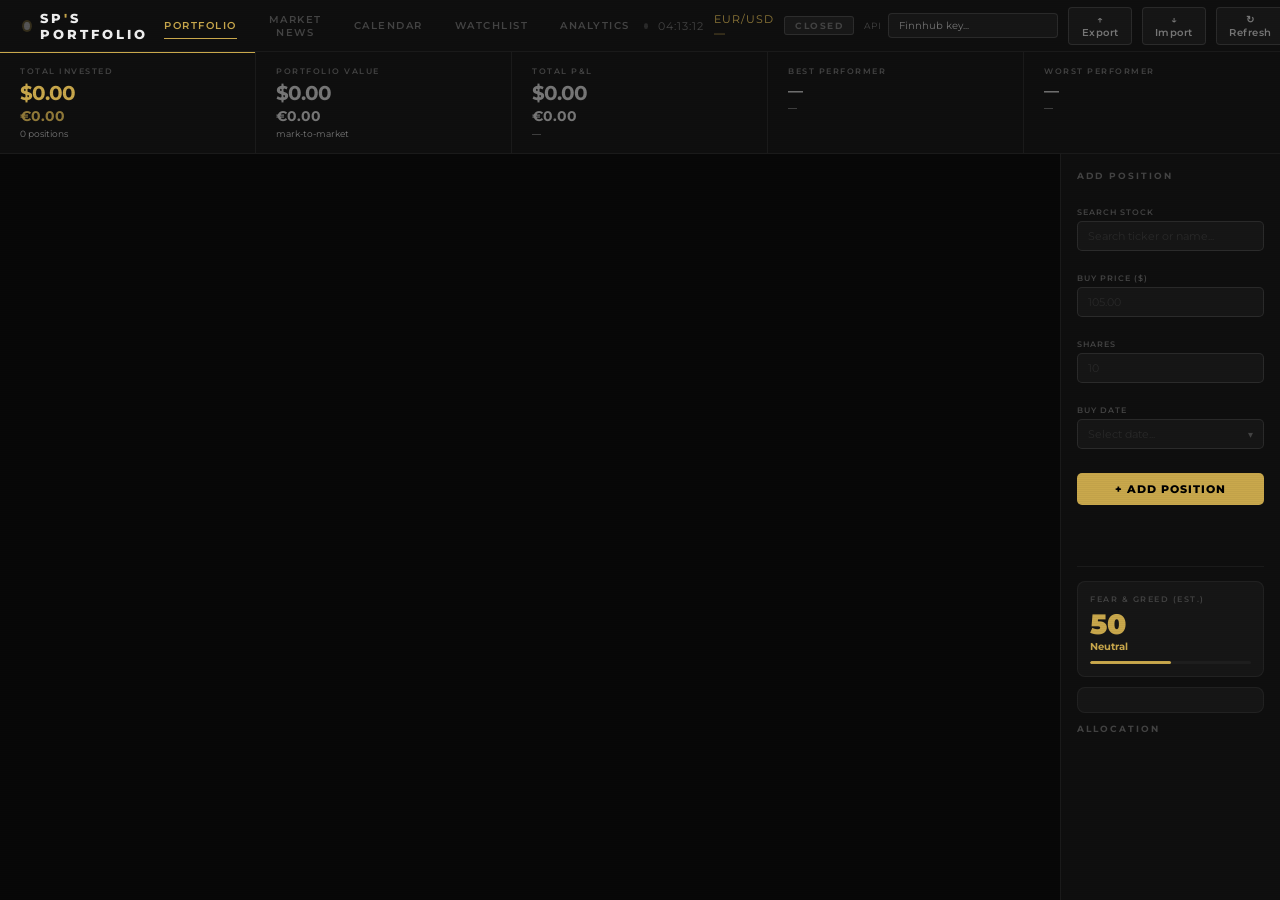
<file: index.html>
<!DOCTYPE html>
<html lang="en">
<head>
<meta charset="UTF-8">
<meta name="viewport" content="width=device-width, initial-scale=1.0">
  <link rel="icon" type="image/x-icon" href="favicon.ico">
<title>SP's Portfolio</title>
<link href="https://fonts.googleapis.com/css2?family=Montserrat:wght@300;400;500;600;700;800;900&display=swap" rel="stylesheet">
<style>
*,*::before,*::after{box-sizing:border-box;margin:0;padding:0}
:root{
  --bg:#080808;--bg2:#0f0f0f;--bg3:#161616;--bg4:#1e1e1e;--bg5:#252525;
  --border:rgba(255,255,255,0.05);--border2:rgba(255,255,255,0.09);--border3:rgba(255,255,255,0.15);
  --text:#f0f0f0;--text2:#777;--text3:#444;--text4:#2a2a2a;
  --gold:#C9A84C;--gold2:rgba(201,168,76,0.12);--gold3:rgba(201,168,76,0.25);--gold4:rgba(201,168,76,0.06);
  --green:#00D97E;--green2:rgba(0,217,126,0.1);--green3:rgba(0,217,126,0.2);
  --red:#FF4560;--red2:rgba(255,69,96,0.1);--red3:rgba(255,69,96,0.2);
  --mono:'Montserrat',sans-serif;--sans:'Montserrat',sans-serif;
}
html,body{height:100%;overflow:hidden}
body{background:var(--bg);color:var(--text);font-family:var(--sans);display:flex;flex-direction:column}

/* SCANLINE OVERLAY */
body::before{content:'';position:fixed;inset:0;background:repeating-linear-gradient(0deg,rgba(0,0,0,0.03) 0px,rgba(0,0,0,0.03) 1px,transparent 1px,transparent 2px);pointer-events:none;z-index:1000}

/* TOPBAR */
.topbar{height:52px;display:flex;align-items:center;justify-content:space-between;padding:0 24px;background:var(--bg2);border-bottom:1px solid var(--border);flex-shrink:0;position:relative;z-index:10}
.logo{display:flex;align-items:center;gap:10px}
.logo-dot{width:8px;height:8px;border-radius:50%;background:#555;box-shadow:0 0 0 2px rgba(201,168,76,0.2);transition:background .5s,box-shadow .5s;animation:dotpulse 2.5s ease-in-out infinite}
@keyframes dotpulse{0%,100%{opacity:1}50%{opacity:.5}}
.logo-name{font-size:13px;font-weight:800;letter-spacing:3px;text-transform:uppercase;color:var(--text)}
.logo-name span{color:var(--gold)}
.topbar-center{display:flex;align-items:center;gap:4px}
.nav-btn{background:none;border:none;padding:6px 14px;font-family:var(--sans);font-size:10px;font-weight:600;letter-spacing:1.5px;text-transform:uppercase;color:var(--text3);cursor:pointer;border-radius:4px;transition:all .15s;position:relative}
.nav-btn:hover{color:var(--text2)}
.nav-btn.active{color:var(--gold)}
.nav-btn.active::after{content:'';position:absolute;bottom:-1px;left:14px;right:14px;height:1px;background:var(--gold)}
.topbar-right{display:flex;align-items:center;gap:10px}
.clock{font-family:'Montserrat',sans-serif;font-size:11px;color:var(--text3);letter-spacing:1px}
.market-status{font-size:9px;font-weight:700;letter-spacing:1.5px;padding:3px 10px;border-radius:3px;text-transform:uppercase}
.market-status.open{background:var(--green2);border:1px solid var(--green3);color:var(--green)}
.market-status.closed{background:rgba(255,255,255,0.04);border:1px solid var(--border2);color:var(--text3)}
.api-wrap{display:flex;align-items:center;gap:6px}
.api-wrap label{font-size:9px;color:var(--text3);letter-spacing:1px;text-transform:uppercase}
.api-input{background:var(--bg3);border:1px solid var(--border2);border-radius:4px;padding:5px 10px;color:var(--text);font-family:'Montserrat',sans-serif;font-size:10px;outline:none;width:170px;transition:border-color .2s}
.api-input:focus{border-color:var(--gold)}
.refresh-btn{background:var(--bg3);border:1px solid var(--border2);border-radius:4px;padding:5px 12px;color:var(--text2);font-family:var(--sans);font-size:10px;font-weight:600;cursor:pointer;letter-spacing:.5px;transition:all .15s}
.refresh-btn:hover{border-color:var(--gold);color:var(--gold)}
.status-dot{width:6px;height:6px;border-radius:50%;background:var(--text4);transition:background .3s}
.status-dot.live{background:var(--green);box-shadow:0 0 6px var(--green)}
.status-dot.err{background:var(--red)}
.status-dot.loading{background:var(--gold);animation:dotpulse 1s infinite}

/* PAGES */
.pages{flex:1;overflow:hidden;position:relative;-webkit-overflow-scrolling:touch}
.page{display:none;height:100%;overflow-y:auto}
.page.active{display:grid}

/* ── PORTFOLIO PAGE ── */
#pg-portfolio{grid-template-columns:1fr 220px;grid-template-rows:auto 1fr;overflow:hidden}
.port-top{grid-column:1/-1;display:grid;grid-template-columns:repeat(5,1fr);border-bottom:1px solid var(--border);background:var(--bg2)}
.kpi{padding:14px 20px;border-right:1px solid var(--border);position:relative;overflow:hidden}
.kpi:last-child{border-right:none}
.kpi-bar{position:absolute;top:0;left:0;right:0;height:1px;background:var(--gold);opacity:0;transition:opacity .3s}
.kpi.lit .kpi-bar{opacity:1}
.kpi-label{font-size:8px;letter-spacing:1.5px;text-transform:uppercase;color:var(--text3);margin-bottom:7px;font-weight:600}
.kpi-val{font-family:'Montserrat',sans-serif;font-size:20px;font-weight:700;letter-spacing:-1px;line-height:1;margin-bottom:4px}
.kpi-sub{font-size:9px;color:var(--text2);font-family:'Montserrat',sans-serif}
.c-gold{color:var(--gold)}.c-green{color:var(--green)}.c-red{color:var(--red)}.c-muted{color:var(--text2)}

.port-main{padding:18px;overflow-y:auto;display:flex;flex-direction:column;gap:12px}
.port-sidebar{background:var(--bg2);border-left:1px solid var(--border);padding:16px;overflow-y:auto;display:flex;flex-direction:column;gap:14px}

/* STOCK CARDS */
.cards-grid{display:grid;grid-template-columns:repeat(auto-fill,minmax(340px,1fr));gap:14px}
.scard{background:var(--bg2);border:1px solid var(--border);border-radius:8px;padding:20px 22px;cursor:pointer;transition:border-color .2s,transform .15s,box-shadow .15s;position:relative;overflow:hidden}
.scard::before{content:'';position:absolute;top:0;left:0;right:0;height:1px;opacity:0;transition:opacity .3s}
.scard.up::before{background:linear-gradient(90deg,transparent,var(--green),transparent);opacity:1}
.scard.dn::before{background:linear-gradient(90deg,transparent,var(--red),transparent);opacity:1}
.scard:hover{border-color:var(--border3);transform:translateY(-1px);box-shadow:0 6px 24px rgba(0,0,0,0.5)}
.sc-top{display:flex;justify-content:space-between;align-items:flex-start;margin-bottom:12px}
.sc-ticker{font-size:20px;font-weight:900;letter-spacing:.5px}
.sc-name{font-size:9px;color:var(--text3);margin-top:2px;letter-spacing:.3px}
.sc-buys{font-size:8px;background:rgba(255,255,255,0.05);border:1px solid var(--border2);border-radius:3px;padding:1px 5px;color:var(--text3);letter-spacing:.5px;margin-top:4px;display:inline-block}
.sc-price{font-family:'Montserrat',sans-serif;font-size:21px;font-weight:700;text-align:right;letter-spacing:-.5px}
.sc-chg{font-family:'Montserrat',sans-serif;font-size:9px;text-align:right;margin-top:3px}
.sc-divider{height:1px;background:var(--border);margin-bottom:11px}
.sc-stats{display:grid;grid-template-columns:1fr 1fr 1fr;gap:6px}
.sc-stat-l{font-size:8px;color:var(--text3);letter-spacing:.8px;text-transform:uppercase;margin-bottom:2px}
.sc-stat-v{font-family:'Montserrat',sans-serif;font-size:13px;font-weight:500}
.pnl-v{font-family:'Montserrat',sans-serif;font-size:15px;font-weight:700}
.pill{display:inline-flex;align-items:center;gap:2px;padding:2px 7px;border-radius:20px;font-family:'Montserrat',sans-serif;font-size:9px;font-weight:700}
.pill.up{background:var(--green2);border:1px solid var(--green3);color:var(--green)}
.pill.dn{background:var(--red2);border:1px solid var(--red3);color:var(--red)}
.sc-foot{display:flex;justify-content:space-between;align-items:center;margin-top:10px;padding-top:9px;border-top:1px solid var(--border)}
.live-tag{font-size:8px;letter-spacing:.8px;color:var(--text3);font-weight:600}
.live-tag.on{color:var(--green)}
.detail-hint{font-size:8px;color:var(--text4);letter-spacing:.5px}
@keyframes fg{0%,100%{background:var(--bg2)}50%{background:rgba(0,217,126,0.05)}}
@keyframes fr{0%,100%{background:var(--bg2)}50%{background:rgba(255,69,96,0.05)}}
.fg{animation:fg .8s ease}.fr{animation:fr .8s ease}
.blink{display:inline-block;width:4px;height:4px;background:var(--text3);border-radius:50%;animation:bl 1s infinite;vertical-align:middle}
@keyframes bl{0%,100%{opacity:.2}50%{opacity:1}}

/* SIDEBAR FORM */
.sidebar-title{font-size:9px;font-weight:700;letter-spacing:2px;text-transform:uppercase;color:var(--text3);margin-bottom:12px}
.field{margin-bottom:8px}
.field label{display:block;font-size:8px;letter-spacing:1px;text-transform:uppercase;color:var(--text3);margin-bottom:4px;font-weight:600}
.field input{width:100%;background:var(--bg3);border:1px solid var(--border2);border-radius:5px;padding:7px 10px;color:var(--text);font-family:'Montserrat',sans-serif;font-size:11px;outline:none;transition:border-color .2s}
.field input:focus{border-color:var(--gold)}
.field input::placeholder{color:var(--text4)}
.btn-add{width:100%;background:var(--gold);border:none;border-radius:5px;padding:9px;color:#000;font-family:var(--sans);font-size:11px;font-weight:800;letter-spacing:1px;text-transform:uppercase;cursor:pointer;transition:opacity .15s;margin-top:2px}
.btn-add:hover{opacity:.85}
.ferr{font-size:9px;color:var(--red);margin-top:5px;min-height:12px}

/* ALLOC */
.alloc-bar{display:flex;height:4px;border-radius:2px;overflow:hidden;gap:1px;margin-bottom:10px}
.alloc-seg{border-radius:1px;transition:flex .5s}
.alloc-row{display:flex;align-items:center;justify-content:space-between;padding:4px 0;border-bottom:1px solid var(--border)}
.alloc-row:last-child{border-bottom:none}
.alloc-l{display:flex;align-items:center;gap:6px;font-size:10px;font-weight:600}
.alloc-dot{width:6px;height:6px;border-radius:1px;flex-shrink:0}
.alloc-pct{font-family:'Montserrat',sans-serif;font-size:10px;color:var(--text2)}

/* EMPTY */
.empty-state{display:flex;flex-direction:column;align-items:center;justify-content:center;padding:40px;color:var(--text3);text-align:center;grid-column:1/-1}
.empty-state p{font-size:10px;line-height:1.8;margin-top:8px}

/* ── MARKET NEWS PAGE ── */
#pg-news{grid-template-columns:1fr 1fr;grid-template-rows:auto 1fr;overflow:hidden;display:none}
#pg-news.active{display:grid}
.news-col{padding:18px;overflow-y:auto;border-right:1px solid var(--border)}
.news-col:last-child{border-right:none}
.col-header{display:flex;align-items:center;justify-content:space-between;margin-bottom:14px;padding-bottom:10px;border-bottom:1px solid var(--border)}
.col-title{font-size:9px;font-weight:700;letter-spacing:2px;text-transform:uppercase;color:var(--gold)}
.col-sub{font-size:9px;color:var(--text3)}
.news-item{padding:12px 0;border-bottom:1px solid var(--border);cursor:pointer;transition:opacity .15s}
.news-item:hover{opacity:.75}
.news-item:last-child{border-bottom:none}
.news-source{font-size:8px;font-weight:700;letter-spacing:1.5px;text-transform:uppercase;color:var(--gold);margin-bottom:4px}
.news-headline{font-size:12px;font-weight:600;line-height:1.5;color:var(--text);margin-bottom:4px}
.news-meta{font-size:9px;color:var(--text3);font-family:'Montserrat',sans-serif}
.news-tag{display:inline-block;font-size:8px;padding:1px 6px;border-radius:2px;border:1px solid var(--border2);color:var(--text3);margin-right:4px;letter-spacing:.5px}
.news-tag.bull{border-color:var(--green3);color:var(--green)}
.news-tag.bear{border-color:var(--red3);color:var(--red)}

/* ── CALENDAR PAGE ── */
#pg-calendar{display:none;grid-template-columns:1fr 1fr;overflow:hidden}
#pg-calendar.active{display:grid}
.cal-col{padding:18px;overflow-y:auto;border-right:1px solid var(--border)}
.cal-col:last-child{border-right:none}
.cal-event{display:flex;gap:12px;padding:10px 0;border-bottom:1px solid var(--border);align-items:flex-start}
.cal-event:last-child{border-bottom:none}
.cal-date-box{background:var(--bg3);border:1px solid var(--border2);border-radius:5px;padding:6px 10px;text-align:center;flex-shrink:0;min-width:44px}
.cal-month{font-size:7px;font-weight:700;letter-spacing:1.5px;text-transform:uppercase;color:var(--text3)}
.cal-day{font-family:'Montserrat',sans-serif;font-size:18px;font-weight:700;line-height:1;color:var(--text)}
.cal-info{}
.cal-event-name{font-size:12px;font-weight:600;margin-bottom:3px}
.cal-event-sub{font-size:9px;color:var(--text3);line-height:1.5}
.cal-badge{display:inline-block;font-size:8px;padding:1px 6px;border-radius:2px;letter-spacing:.5px;font-weight:700;margin-top:3px}
.cal-badge.holiday{background:var(--gold2);border:1px solid var(--gold3);color:var(--gold)}
.cal-badge.earnings{background:var(--green2);border:1px solid var(--green3);color:var(--green)}
.cal-badge.fed{background:rgba(147,112,219,0.1);border:1px solid rgba(147,112,219,0.3);color:#9370DB}
.cal-badge.today{background:var(--red2);border:1px solid var(--red3);color:var(--red)}

/* ── WATCHLIST PAGE ── */
#pg-watchlist{display:none;grid-template-columns:1fr 280px;overflow:hidden}
#pg-watchlist.active{display:grid}
.watch-main{padding:18px;overflow-y:auto}
.watch-table{width:100%;border-collapse:collapse}
.watch-table th{font-size:8px;font-weight:700;letter-spacing:1.5px;text-transform:uppercase;color:var(--text3);padding:0 12px 10px 12px;text-align:left;border-bottom:1px solid var(--border2)}
.watch-table th.r{text-align:right}
.watch-table td{padding:10px 12px;border-bottom:1px solid var(--border);font-family:'Montserrat',sans-serif;font-size:11px;vertical-align:middle}
.watch-table tr:hover td{background:var(--bg2)}
.watch-ticker{font-weight:700;font-size:13px;font-family:var(--sans);letter-spacing:.3px}
.watch-name{font-size:9px;color:var(--text3);font-family:var(--sans);margin-top:1px}
.watch-sidebar{background:var(--bg2);border-left:1px solid var(--border);padding:16px;overflow-y:auto}
.btn-rm-w{background:none;border:none;color:var(--text4);cursor:pointer;font-family:'Montserrat',sans-serif;font-size:11px;padding:3px 6px;border-radius:3px;transition:all .15s}
.btn-rm-w:hover{color:var(--red);background:var(--red2)}

/* ── ANALYTICS PAGE ── */
#pg-analytics{display:none;grid-template-columns:1fr 1fr;grid-template-rows:auto auto auto;overflow-y:auto}
#pg-analytics.active{display:grid}
.analytics-panel{padding:24px 28px;border-right:1px solid var(--border);border-bottom:1px solid var(--border);min-height:280px}
.analytics-panel:nth-child(2){border-right:none}
.analytics-panel:nth-child(3){border-bottom:none}
.analytics-panel:nth-child(4){border-right:none;border-bottom:none}
.panel-title{font-size:10px;font-weight:700;letter-spacing:2px;text-transform:uppercase;color:var(--gold);margin-bottom:18px}
.bar-row{display:flex;align-items:center;gap:12px;margin-bottom:12px}
.bar-label{font-size:12px;font-weight:700;width:55px;flex-shrink:0}
.bar-track{flex:1;height:8px;background:var(--bg4);border-radius:4px;overflow:hidden}
.bar-fill{height:100%;border-radius:4px;transition:width .6s ease}
.bar-val{font-family:'Montserrat',sans-serif;font-size:10px;width:60px;text-align:right;flex-shrink:0}
.metric-grid{display:grid;grid-template-columns:1fr 1fr;gap:12px}
.metric-box{background:var(--bg3);border:1px solid var(--border);border-radius:8px;padding:16px}
.metric-label{font-size:9px;letter-spacing:1.5px;text-transform:uppercase;color:var(--text3);margin-bottom:8px;font-weight:600}
.metric-val{font-family:'Montserrat',sans-serif;font-size:18px;font-weight:700;letter-spacing:-1px}
.donut-wrap{display:flex;align-items:center;justify-content:center;gap:20px;margin-top:8px}
.donut-legend{display:flex;flex-direction:column;gap:6px}
.donut-item{display:flex;align-items:center;gap:8px;font-size:12px;font-weight:600;margin-bottom:4px}
.donut-color{width:10px;height:10px;border-radius:3px;flex-shrink:0}

/* MODAL */
.modal-overlay{display:none;position:fixed;inset:0;background:rgba(0,0,0,0.88);z-index:500;align-items:center;justify-content:center;padding:20px}
.modal-overlay.open{display:flex}
.modal-box{background:var(--bg2);border:1px solid var(--border2);border-radius:10px;padding:22px;width:100%;max-width:520px;max-height:80vh;overflow-y:auto}
.modal-header{display:flex;justify-content:space-between;align-items:flex-start;margin-bottom:18px}
.modal-ticker{font-size:24px;font-weight:900;letter-spacing:.5px}
.modal-name{font-size:10px;color:var(--text3);margin-top:2px}
.modal-close{background:none;border:1px solid var(--border2);border-radius:4px;color:var(--text3);cursor:pointer;font-family:var(--sans);font-size:10px;padding:5px 12px;transition:all .15s}
.modal-close:hover{color:var(--text);border-color:var(--border3)}
.modal-kpis{display:grid;grid-template-columns:repeat(4,1fr);gap:8px;margin-bottom:16px}
.modal-kpi{background:var(--bg3);border-radius:6px;padding:10px}
.modal-kpi-l{font-size:8px;letter-spacing:1px;text-transform:uppercase;color:var(--text3);margin-bottom:4px}
.modal-kpi-v{font-family:'Montserrat',sans-serif;font-size:15px;font-weight:700}
.buys-title{font-size:8px;font-weight:700;letter-spacing:1.5px;text-transform:uppercase;color:var(--text3);margin-bottom:8px}
.buy-row{display:grid;grid-template-columns:80px 70px 80px 1fr 28px;gap:8px;align-items:center;padding:7px 0;border-bottom:1px solid var(--border)}
.buy-row:last-child{border-bottom:none}
.buy-date{font-family:'Montserrat',sans-serif;font-size:10px;color:var(--text2)}
.buy-shares{font-family:'Montserrat',sans-serif;font-size:11px;font-weight:700}
.buy-price{font-family:'Montserrat',sans-serif;font-size:10px;color:var(--text2)}
.buy-total{font-family:'Montserrat',sans-serif;font-size:10px;color:var(--text3)}
.btn-del-buy{background:none;border:none;color:var(--text4);cursor:pointer;font-size:12px;padding:2px 5px;border-radius:3px;transition:all .15s}
.btn-del-buy:hover{color:var(--red)}
.modal-footer{display:flex;justify-content:flex-end;margin-top:14px;padding-top:12px;border-top:1px solid var(--border)}
.btn-danger{background:var(--red2);border:1px solid var(--red3);border-radius:5px;color:var(--red);cursor:pointer;font-family:var(--sans);font-size:10px;font-weight:700;padding:7px 14px;letter-spacing:.5px;transition:all .15s}
.btn-danger:hover{background:var(--red3)}
.sell-row{display:grid;grid-template-columns:80px 70px 80px 1fr 28px;gap:8px;align-items:center;padding:7px 0;border-bottom:1px solid rgba(255,69,96,0.12)}
.btn-sell-open{background:rgba(201,168,76,0.08);border:1px solid rgba(201,168,76,0.2);border-radius:5px;color:var(--gold);cursor:pointer;font-family:var(--sans);font-size:10px;font-weight:700;padding:7px 14px;letter-spacing:.5px;transition:all .15s}
.btn-sell-open:hover{background:rgba(201,168,76,0.15)}
.sell-inline{background:var(--bg3);border:1px solid rgba(255,69,96,0.2);border-radius:6px;padding:12px;margin-top:12px;display:none}
.sell-inline.open{display:block}
.sell-inline-title{font-size:8px;font-weight:700;letter-spacing:1.5px;text-transform:uppercase;color:var(--red);margin-bottom:10px}
.sell-inline-grid{display:grid;grid-template-columns:1fr 1fr 1fr;gap:8px;margin-bottom:10px}
.sell-field-label{font-size:8px;letter-spacing:1px;text-transform:uppercase;color:var(--text3);margin-bottom:3px;font-weight:600}
.sell-inline input{width:100%;background:var(--bg4);border:1px solid var(--border2);border-radius:4px;padding:6px 8px;color:var(--text);font-family:'Montserrat',sans-serif;font-size:11px;outline:none;transition:border-color .2s}
.sell-inline input:focus{border-color:rgba(255,69,96,0.5)}
.btn-confirm-sell{background:var(--red2);border:1px solid var(--red3);border-radius:5px;color:var(--red);cursor:pointer;font-family:var(--sans);font-size:10px;font-weight:700;padding:7px 14px;letter-spacing:.5px;transition:all .15s}
.btn-confirm-sell:hover{background:var(--red3)}
.btn-cancel-sell{background:none;border:1px solid var(--border2);border-radius:5px;padding:7px 14px;color:var(--text2);font-family:var(--sans);font-size:10px;font-weight:600;cursor:pointer;transition:all .15s}
.btn-cancel-sell:hover{border-color:var(--border3);color:var(--text)}



.sc-logo{width:28px;height:28px;border-radius:6px;object-fit:contain;background:var(--bg4);padding:3px;flex-shrink:0}
.sc-logo-wrap{display:flex;align-items:center;gap:8px}
.search-wrap{position:relative;width:100%}
.search-results{display:none;position:absolute;top:calc(100% + 4px);left:0;right:0;background:var(--bg3);border:1px solid var(--border2);border-radius:6px;z-index:300;max-height:200px;overflow-y:auto;box-shadow:0 8px 24px rgba(0,0,0,0.6)}
.search-results.open{display:block}
.search-item{display:flex;align-items:center;gap:10px;padding:9px 12px;cursor:pointer;transition:background .15s;border-bottom:1px solid var(--border)}
.search-item:last-child{border-bottom:none}
.search-item:hover{background:var(--bg4)}
.search-item-ticker{font-size:12px;font-weight:800;color:var(--text);min-width:50px}
.search-item-name{font-size:10px;color:var(--text2);flex:1}
.search-item-type{font-size:8px;color:var(--text3);letter-spacing:.5px}
.search-loading{padding:10px 12px;font-size:10px;color:var(--text3);text-align:center}


.export-btn{background:var(--bg3);border:1px solid var(--border2);border-radius:4px;padding:5px 12px;color:var(--text2);font-family:'Montserrat',sans-serif;font-size:10px;font-weight:600;cursor:pointer;letter-spacing:.5px;transition:all .15s}
.export-btn:hover{border-color:var(--gold);color:var(--gold)}
.import-overlay{display:none;position:fixed;inset:0;background:rgba(0,0,0,0.88);z-index:600;align-items:center;justify-content:center;padding:20px}
.import-overlay.open{display:flex}
.import-box{background:var(--bg2);border:1px solid var(--border2);border-radius:10px;padding:24px;width:100%;max-width:480px}
.import-title{font-size:13px;font-weight:800;letter-spacing:1px;margin-bottom:6px}
.import-sub{font-size:10px;color:var(--text3);margin-bottom:16px;line-height:1.6}
.import-textarea{width:100%;background:var(--bg3);border:1px solid var(--border2);border-radius:6px;padding:10px;color:var(--text);font-family:'Montserrat',sans-serif;font-size:10px;outline:none;resize:vertical;min-height:120px;transition:border-color .2s}
.import-textarea:focus{border-color:var(--gold)}
.import-actions{display:flex;gap:8px;margin-top:12px;justify-content:flex-end}
.import-cancel{background:none;border:1px solid var(--border2);border-radius:5px;padding:8px 16px;color:var(--text2);font-family:'Montserrat',sans-serif;font-size:10px;font-weight:600;cursor:pointer;transition:all .15s}
.import-cancel:hover{border-color:var(--border3);color:var(--text)}
.import-confirm{background:var(--gold);border:none;border-radius:5px;padding:8px 16px;color:#000;font-family:'Montserrat',sans-serif;font-size:10px;font-weight:800;cursor:pointer;transition:opacity .15s}
.import-confirm:hover{opacity:.85}


.sc-breakeven{font-size:9px;color:var(--text3);margin-top:4px;font-weight:600;letter-spacing:.5px}
.sc-breakeven span{color:var(--gold)}
.sparkline-wrap{margin:8px 0 4px;height:36px;width:100%}

/* Custom date picker */
.date-input-wrap{position:relative;width:100%}
.date-display{width:100%;background:var(--bg3);border:1px solid var(--border2);border-radius:5px;padding:7px 10px;color:var(--text);font-family:'Montserrat',sans-serif;font-size:11px;cursor:pointer;transition:border-color .2s;display:flex;align-items:center;justify-content:space-between;user-select:none}
.date-display:hover{border-color:var(--gold)}
.date-display.open{border-color:var(--gold)}
.date-display-text{color:var(--text)}
.date-display-text.placeholder{color:var(--text4)}
.date-display-icon{font-size:10px;color:var(--text3)}
.date-picker-popup{display:none;position:absolute;bottom:calc(100% + 6px);left:0;right:0;background:var(--bg3);border:1px solid var(--border2);border-radius:8px;padding:12px;z-index:200;box-shadow:0 8px 32px rgba(0,0,0,0.6)}
.date-picker-popup.open{display:block}
.dp-header{display:flex;align-items:center;justify-content:space-between;margin-bottom:10px}
.dp-nav{background:none;border:none;color:var(--text2);cursor:pointer;font-size:14px;padding:2px 6px;border-radius:3px;transition:color .15s;font-family:'Montserrat',sans-serif}
.dp-nav:hover{color:var(--gold)}
.dp-month-year{font-size:11px;font-weight:700;letter-spacing:1px;color:var(--text);font-family:'Montserrat',sans-serif}
.dp-weekdays{display:grid;grid-template-columns:repeat(7,1fr);margin-bottom:4px}
.dp-weekday{font-size:8px;font-weight:700;letter-spacing:1px;text-transform:uppercase;color:var(--text3);text-align:center;padding:2px 0;font-family:'Montserrat',sans-serif}
.dp-days{display:grid;grid-template-columns:repeat(7,1fr);gap:2px}
.dp-day{font-size:10px;font-weight:500;text-align:center;padding:5px 2px;border-radius:4px;cursor:pointer;color:var(--text2);transition:all .15s;font-family:'Montserrat',sans-serif;border:none;background:none}
.dp-day:hover{background:var(--bg4);color:var(--text)}
.dp-day.today{color:var(--gold);font-weight:700}
.dp-day.selected{background:var(--gold);color:#000;font-weight:700}
.dp-day.other-month{color:var(--text4)}
.dp-day.empty{cursor:default}

/* TOAST */
.toast{position:fixed;bottom:16px;right:16px;background:var(--bg4);border:1px solid var(--border2);border-radius:6px;padding:8px 16px;font-size:10px;color:var(--text);opacity:0;transform:translateY(4px);transition:opacity .2s,transform .2s;pointer-events:none;z-index:999;font-weight:500;letter-spacing:.3px}
.toast.show{opacity:1;transform:translateY(0)}

/* SCROLLBAR */
::-webkit-scrollbar{width:3px;height:3px}
::-webkit-scrollbar-track{background:transparent}
::-webkit-scrollbar-thumb{background:var(--bg5);border-radius:2px}

/* ── MOBILE RESPONSIVE ──────────────────────────────────────────── */
@media (max-width: 768px) {
  html,body{overflow:auto}
  .app{grid-template-rows:auto auto 1fr auto;height:auto;min-height:100vh}

  /* Topbar */
  .topbar{flex-wrap:wrap;height:auto;padding:10px 14px;gap:8px}
  .logo-name{font-size:16px;letter-spacing:2px}
  .topbar-center{order:3;width:100%;overflow-x:auto;padding-bottom:2px;gap:0;justify-content:flex-start}
  .nav-btn{font-size:9px;padding:5px 10px;white-space:nowrap}
  .topbar-right{order:2;gap:6px;flex-wrap:wrap}
  .api-wrap{display:none}
  .clock{font-size:10px}
  #eurRate{font-size:10px}
  .export-btn{font-size:9px;padding:4px 8px}
  .refresh-btn{font-size:9px;padding:4px 10px}

  /* Summary KPIs */
  .summary{grid-template-columns:1fr 1fr;grid-template-rows:auto auto auto}
  .kpi{padding:10px 14px}
  .kpi-val{font-size:16px}
  .kpi:nth-child(2){border-right:none}
  .kpi:nth-child(3){border-top:1px solid var(--border)}
  .kpi:nth-child(4){border-top:1px solid var(--border)}
  .kpi:nth-child(5){grid-column:1/-1;border-top:1px solid var(--border);border-right:none}

  /* Portfolio page */
  #pg-portfolio{grid-template-columns:1fr;grid-template-rows:auto auto auto;height:auto}
  .port-main{padding:12px;overflow-y:visible}
  .port-sidebar{border-left:none;border-top:1px solid var(--border);padding:14px}
  .cards-grid{grid-template-columns:1fr}

  /* Stock cards */
  .scard{padding:14px 16px}
  .sc-ticker{font-size:17px}
  .sc-price{font-size:18px}
  .sc-stat-v{font-size:12px}

  /* News page */
  #pg-news{grid-template-columns:1fr;height:auto}
  #pg-news .news-col{border-right:none;border-bottom:1px solid var(--border);padding:14px}

  /* Calendar page */
  #pg-calendar{grid-template-columns:1fr;height:auto}
  #pg-calendar .cal-col{border-right:none;border-bottom:1px solid var(--border);padding:14px}

  /* Watchlist page */
  #pg-watchlist{grid-template-columns:1fr;height:auto}
  .watch-main{padding:14px;overflow-x:auto}
  .watch-table{font-size:10px;min-width:500px}
  .watch-sidebar{border-left:none;border-top:1px solid var(--border);padding:14px}

  /* Analytics page */
  #pg-analytics{grid-template-columns:1fr;height:auto}
  .analytics-panel{border-right:none;min-height:auto;padding:16px}
  .analytics-panel:nth-child(2){border-bottom:1px solid var(--border)}
  .analytics-panel:nth-child(3){border-bottom:1px solid var(--border)}
  .analytics-panel:nth-child(4){border-bottom:1px solid var(--border)}
  .metric-grid{grid-template-columns:1fr 1fr}
  .donut-wrap{flex-direction:column;align-items:center;gap:14px}

  /* Modal */
  .modal-box{padding:16px;max-height:90vh}
  .modal-kpis{grid-template-columns:1fr 1fr}
  .modal-ticker{font-size:20px}

  /* Date picker */
  .date-picker-popup{position:fixed;bottom:0;left:0;right:0;border-radius:12px 12px 0 0;padding:16px}

  /* Import overlay */
  .import-box{padding:16px}

  /* Pages */
  .page{height:auto;overflow-y:visible}
  .pages{overflow:visible;height:auto}
}

@media (max-width: 480px) {
  .logo-name{font-size:14px;letter-spacing:1.5px}
  .kpi-val{font-size:14px}
  .summary{grid-template-columns:1fr 1fr}
  .nav-btn{font-size:8px;padding:5px 8px}
  .sc-stats{grid-template-columns:1fr 1fr}
  .modal-kpis{grid-template-columns:1fr 1fr}
  .buy-row{grid-template-columns:70px 60px 70px 1fr 24px;font-size:9px}
}

</style>
</head>
<body>

<!-- TOPBAR -->
<div class="topbar">
  <div class="logo">
    <div class="logo-dot" id="logoDot"></div>
    <div class="logo-name">SP<span>'</span>S PORTFOLIO</div>
  </div>
  <div class="topbar-center">
    <button class="nav-btn active" onclick="nav('portfolio',this)">Portfolio</button>
    <button class="nav-btn" onclick="nav('news',this)">Market News</button>
    <button class="nav-btn" onclick="nav('calendar',this)">Calendar</button>
    <button class="nav-btn" onclick="nav('watchlist',this)">Watchlist</button>
    <button class="nav-btn" onclick="nav('analytics',this)">Analytics</button>
  </div>
  <div class="topbar-right">
    <div class="status-dot" id="statusDot"></div>
    <div class="clock" id="clock">00:00:00</div><div class="clock" id="eurRate" style="color:var(--gold);opacity:0.7">EUR/USD —</div>
    <div class="market-status closed" id="marketStatus">CLOSED</div>
    <div class="api-wrap">
      <label>API</label>
      <input class="api-input" id="apiInput" placeholder="Finnhub key..." oninput="onApiKey(this.value)">
    </div>
    <button class="export-btn" onclick="exportData()">↑ Export</button><button class="export-btn" onclick="openImport()">↓ Import</button><button class="refresh-btn" id="refreshBtn" onclick="refreshAll()">↻ Refresh</button>
  </div>
</div>

<!-- PAGES -->
<div class="pages">

  <!-- PORTFOLIO -->
  <div class="page active" id="pg-portfolio">
    <div class="port-top">
      <div class="kpi lit" id="kpi0"><div class="kpi-bar"></div><div class="kpi-label">Total Invested</div><div class="kpi-val c-gold" id="k-invested">$0.00</div><div id="k-invested-eur" style="font-size:14px;font-weight:700;color:var(--gold);opacity:0.7;margin-bottom:3px">€0.00</div><div class="kpi-sub" id="k-pos">0 positions</div></div>
      <div class="kpi" id="kpi1"><div class="kpi-bar"></div><div class="kpi-label">Portfolio Value</div><div class="kpi-val c-muted" id="k-value">$0.00</div><div id="k-value-eur" style="font-size:14px;font-weight:700;color:var(--text2);margin-bottom:3px">€0.00</div><div class="kpi-sub">mark-to-market</div></div>
      <div class="kpi" id="kpi2"><div class="kpi-bar"></div><div class="kpi-label">Total P&L</div><div class="kpi-val c-muted" id="k-pnl">$0.00</div><div id="k-pnl-eur" style="font-size:14px;font-weight:700;color:var(--text2);margin-bottom:3px">€0.00</div><div class="kpi-sub" id="k-pnlpct">—</div></div>
      <div class="kpi" id="kpi3"><div class="kpi-bar"></div><div class="kpi-label">Best Performer</div><div class="kpi-val c-muted" id="k-best" style="font-size:15px">—</div><div class="kpi-sub" id="k-bestpct">—</div></div>
      <div class="kpi" id="kpi4"><div class="kpi-bar"></div><div class="kpi-label">Worst Performer</div><div class="kpi-val c-muted" id="k-worst" style="font-size:15px">—</div><div class="kpi-sub" id="k-worstpct">—</div></div>
    </div>
    <div class="port-main">
      <div class="cards-grid" id="cardsGrid">
        <div class="empty-state" id="emptyState"><div style="font-size:28px;opacity:.2">◈</div><p>No positions yet.<br>Add your first stock in the sidebar →</p></div>
      </div>
    </div>
    <div class="port-sidebar">
      <div class="sidebar-title">Add Position</div>
      <div class="field"><label>Search Stock</label>
        <div class="search-wrap">
          <input id="fT" placeholder="Search ticker or name..." autocomplete="off" oninput="searchStock(this.value)" onfocus="if(this.value.length>1)el('searchResults').classList.add('open')" style="width:100%;background:var(--bg3);border:1px solid var(--border2);border-radius:5px;padding:7px 10px;color:var(--text);font-family:'Montserrat',sans-serif;font-size:11px;outline:none;transition:border-color .2s">
          <div class="search-results" id="searchResults"></div>
        </div>
        <input type="hidden" id="fN">
        <input type="hidden" id="fLogo">
      </div>
      <div class="field"><label>Buy Price ($)</label><input id="fB" type="number" placeholder="105.00" step="0.01" min="0"></div>
      <div class="field"><label>Shares</label><input id="fS" type="number" placeholder="10" step="0.01" min="0"></div>
      <div class="field"><label>Buy Date</label>
        <div class="date-input-wrap" id="dateWrap">
          <div class="date-display" id="dateDisplay" onclick="toggleDatePicker()">
            <span class="date-display-text placeholder" id="dateDisplayText">Select date...</span>
            <span class="date-display-icon">▾</span>
          </div>
          <div class="date-picker-popup" id="datePicker">
            <div class="dp-header">
              <button class="dp-nav" onclick="dpNav(-1)">‹</button>
              <div class="dp-month-year" id="dpMonthYear"></div>
              <button class="dp-nav" onclick="dpNav(1)">›</button>
            </div>
            <div class="dp-weekdays">
              <div class="dp-weekday">Mo</div><div class="dp-weekday">Tu</div><div class="dp-weekday">We</div>
              <div class="dp-weekday">Th</div><div class="dp-weekday">Fr</div><div class="dp-weekday">Sa</div><div class="dp-weekday">Su</div>
            </div>
            <div class="dp-days" id="dpDays"></div>
          </div>
        </div>
        <input type="hidden" id="fD">
      </div>
      <button class="btn-add" onclick="addStock()">+ Add Position</button>
      <div class="ferr" id="ferr"></div>
      <div style="margin-top:16px;padding-top:14px;border-top:1px solid var(--border)">
        <div id="fearGreedWidget" style="background:var(--bg3);border:1px solid var(--border);border-radius:8px;padding:12px;margin-bottom:10px"></div>
        <div id="spxWidget" style="background:var(--bg3);border:1px solid var(--border);border-radius:8px;padding:12px;margin-bottom:10px"></div>
        <div class="sidebar-title">Allocation</div>
        <div class="alloc-bar" id="allocBar"></div>
        <div id="allocRows"></div>
      </div>
    </div>
  </div>

  <!-- NEWS -->
  <div class="page" id="pg-news">
    <div class="news-col">
      <div class="col-header"><div class="col-title">Your Holdings</div><div class="col-sub" id="news-last">—</div></div>
      <div id="news-stocks">
        <div style="font-size:10px;color:var(--text3);padding:20px 0">Add stocks to see their news →</div>
      </div>
    </div>
    <div class="news-col">
      <div class="col-header"><div class="col-title">Market & Macro</div><div class="col-sub">Live feed</div></div>
      <div id="news-macro"></div>
    </div>
  </div>

  <!-- CALENDAR -->
  <div class="page" id="pg-calendar">
    <div class="cal-col">
      <div class="col-header"><div class="col-title">Earnings & Events</div></div>
      <div id="cal-earnings"></div>
    </div>
    <div class="cal-col">
      <div class="col-header"><div class="col-title">Market Holidays & Fed</div></div>
      <div id="cal-holidays"></div>
    </div>
  </div>

  <!-- WATCHLIST -->
  <div class="page" id="pg-watchlist">
    <div class="watch-main">
      <div class="col-header"><div class="col-title">Watchlist</div><span class="col-sub" id="watch-count">0 stocks</span></div>
      <table class="watch-table">
        <thead><tr>
          <th>Stock</th><th class="r">Price</th><th class="r">Today</th><th class="r">52W High</th><th class="r">52W Low</th><th class="r">Note</th><th></th>
        </tr></thead>
        <tbody id="watchBody"></tbody>
      </table>
      <div id="watchEmpty" style="font-size:10px;color:var(--text3);padding:20px 0">Add stocks to your watchlist →</div>
    </div>
    <div class="watch-sidebar">
      <div class="sidebar-title">Add to Watchlist</div>
      <div class="field"><label>Ticker</label><input id="wT" placeholder="GOOGL" maxlength="8"></div>
      <div class="field"><label>Company</label><input id="wN" placeholder="Alphabet"></div>
      <div class="field"><label>Note</label><input id="wNote" placeholder="Watching for entry..."></div>
      <button class="btn-add" onclick="addWatch()">+ Add to Watchlist</button>
      <div class="ferr" id="wferr"></div>
    </div>
  </div>

  <!-- ANALYTICS -->
  <div class="page" id="pg-analytics">
    <div class="analytics-panel">
      <div class="panel-title">P&L by Stock</div>
      <div id="a-pnl-bars"></div>
    </div>
    <div class="analytics-panel">
      <div class="panel-title">Portfolio Metrics</div>
      <div class="metric-grid" id="a-metrics"></div>
    </div>
    <div class="analytics-panel">
      <div class="panel-title">Allocation by Value</div>
      <div class="donut-wrap"><canvas id="donutCanvas" width="260" height="260"></canvas><div class="donut-legend" id="donutLegend"></div></div>
    </div>
    <div class="analytics-panel">
      <div class="panel-title">Return % by Stock</div>
      <div id="a-return-bars"></div>
    </div>
    <div class="analytics-panel">
      <div class="panel-title">Analyst Price Targets</div>
      <div id="a-analyst"></div>
    </div>
    <div class="analytics-panel" style="border-right:none">
      <div class="panel-title">Social Sentiment</div>
      <div id="a-sentiment"></div>
    </div>
    <div class="analytics-panel" style="grid-column:1/-1;border-right:none;min-height:320px">
      <div class="panel-title">Portfolio Value Over Time</div>
      <div id="history-panel"></div>
    </div>
  </div>

</div>

<!-- MODAL -->
<div class="modal-overlay" id="modal">
  <div class="modal-box" id="modalBox"></div>
</div>

<div class="import-overlay" id="importOverlay">
  <div class="import-box">
    <div class="import-title">Import Portfolio Data</div>
    <div class="import-sub">Paste the code you exported from another device. This will merge with your current data — existing stocks won't be duplicated.</div>
    <textarea class="import-textarea" id="importText" placeholder="Paste your export code here..."></textarea>
    <div class="import-actions">
      <button class="import-cancel" onclick="closeImport()">Cancel</button>
      <button class="import-confirm" onclick="importData()">Import</button>
    </div>
  </div>
</div>
<div class="toast" id="toast"></div>

<script>
const PAL=['#C9A84C','#4F8EF7','#00D97E','#FF4560','#9B72F7','#FB923C','#34D399','#F472B6','#60A5FA','#FBBF24'];

// ── Storage migration ────────────────────────────────────────────
(function(){
  const old=localStorage.getItem('edgePortfolio_v5')||localStorage.getItem('edgePortfolio_v4')||localStorage.getItem('portfolio_v2');
  if(old&&!localStorage.getItem('sp_v1')){
    try{
      const src=JSON.parse(old);
      const grouped={};
      src.forEach((s,i)=>{
        const t=s.ticker;
        if(!grouped[t]){grouped[t]={ticker:t,name:s.name,color:s.color||PAL[i%PAL.length],price:null,chg:null,chgPct:null,buys:[]}}
        const buys=s.buys||[{id:Date.now()+i,shares:s.shares,buyPrice:s.buy||s.buyPrice||0,date:s.date||new Date().toISOString().split('T')[0]}];
        grouped[t].buys.push(...buys);
      });
      localStorage.setItem('sp_v1',JSON.stringify(Object.values(grouped)));
    }catch(e){}
  }
})();

let stocks=JSON.parse(localStorage.getItem('sp_v1')||'[]');
let watchlist=JSON.parse(localStorage.getItem('sp_watch')||'[]');
let apiKey=localStorage.getItem('fhKey')||'';
let prevPrices={};
let timer=null;

function save(){localStorage.setItem('sp_v1',JSON.stringify(stocks))}
function saveWatch(){localStorage.setItem('sp_watch',JSON.stringify(watchlist))}
function el(id){return document.getElementById(id)}
function fmt(n){return(n<0?'-':'')+'$'+Math.abs(n).toLocaleString('en-US',{minimumFractionDigits:2,maximumFractionDigits:2})}
function fmtPct(n){return(n>=0?'+':'')+n.toFixed(2)+'%'}

// ── Clock ────────────────────────────────────────────────────────
function updateClock(){
  const now=new Date();
  el('clock').textContent=now.toLocaleTimeString('nl-NL',{hour:'2-digit',minute:'2-digit',second:'2-digit'});
  // NYSE: Mon-Fri 9:30-16:00 ET (UTC-4 in summer)
  const utc=now.getTime()+now.getTimezoneOffset()*60000;
  const et=new Date(utc-4*3600000);
  const day=et.getDay(),h=et.getHours(),m=et.getMinutes();
  const open=day>=1&&day<=5&&(h>9||(h===9&&m>=30))&&h<16;
  el('marketStatus').className='market-status '+(open?'open':'closed');
  el('marketStatus').textContent=open?'OPEN':'CLOSED';
}
setInterval(updateClock,1000);updateClock();

// ── Navigation ───────────────────────────────────────────────────
function nav(page,btn){
  document.querySelectorAll('.nav-btn').forEach(b=>b.classList.remove('active'));
  btn.classList.add('active');
  document.querySelectorAll('.page').forEach(p=>p.classList.remove('active'));
  el('pg-'+page).classList.add('active');
  if(page==='news')loadNews();
  if(page==='analytics')renderAnalytics();
  if(page==='calendar')renderCalendar();
  if(page==='watchlist')renderWatchlist();
}

// ── Toast ────────────────────────────────────────────────────────
function toast(msg,type){
  const t=el('toast');t.textContent=msg;
  t.style.borderColor=type==='ok'?'rgba(201,168,76,.4)':type==='err'?'rgba(255,69,96,.3)':'rgba(255,255,255,.08)';
  t.classList.add('show');clearTimeout(t._t);t._t=setTimeout(()=>t.classList.remove('show'),2400);
}
function ferr(id,msg){const e=el(id);e.textContent=msg;clearTimeout(e._t);e._t=setTimeout(()=>e.textContent='',3000)}

// ── API Key ──────────────────────────────────────────────────────
function onApiKey(val){
  apiKey=val.trim();localStorage.setItem('fhKey',apiKey);
  if(apiKey.length>10){refreshAll();startTimer()}
}

// ── Price fetch (multi-source) ───────────────────────────────────
async function fetchPrice(ticker){return null;} // unused, batch fetch below

async function fetchAllPrices(tickers){
  // Batch fetch via Yahoo Finance - one request per ticker but use different proxies in rotation
  const proxies=[
    t=>'https://api.allorigins.win/get?url='+encodeURIComponent('https://query1.finance.yahoo.com/v8/finance/chart/'+t+'?interval=1m&range=1d'),
    t=>'https://corsproxy.io/?url='+encodeURIComponent('https://query2.finance.yahoo.com/v8/finance/chart/'+t+'?interval=1m&range=1d'),
    t=>'https://api.allorigins.win/get?url='+encodeURIComponent('https://query2.finance.yahoo.com/v8/finance/chart/'+t+'?interval=1m&range=1d'),
    t=>'https://corsproxy.io/?url='+encodeURIComponent('https://query1.finance.yahoo.com/v8/finance/chart/'+t+'?interval=1m&range=1d'),
  ];
  const results={};
  await Promise.all(tickers.map(async(ticker,i)=>{
    // Each ticker gets a different proxy to avoid rate limits
    const proxyFns=[proxies[i%proxies.length],...proxies.filter((_,j)=>j!==i%proxies.length)];
    for(const proxyFn of proxyFns){
      try{
        const r=await fetch(proxyFn(ticker),{signal:AbortSignal.timeout(12000)});
        if(!r.ok)continue;
        const outer=await r.json();
        const raw=outer.contents||outer;
        const d=typeof raw==='string'?JSON.parse(raw):raw;
        const meta=d?.chart?.result?.[0]?.meta;
        if(!meta||!meta.regularMarketPrice)continue;
        const cur=meta.regularMarketPrice;
        const prev=meta.previousClose||cur;
        results[ticker]={price:cur,chg:+(cur-prev).toFixed(2),chgPct:+((cur-prev)/prev*100).toFixed(2)};
        return;
      }catch(e){continue}
    }
    // Final fallback: Finnhub
    if(apiKey){
      try{
        const r=await fetch('https://finnhub.io/api/v1/quote?symbol='+ticker+'&token='+apiKey,{signal:AbortSignal.timeout(8000)});
        const d=await r.json();
        if(d&&d.c>0)results[ticker]={price:d.c,chg:+(d.d||0).toFixed(2),chgPct:+(d.dp||0).toFixed(2)};
      }catch(e){}
    }
  }));
  return results;
}


async function refreshAll(){
  if(!stocks.length&&!watchlist.length)return;
  const rbtn=el('refreshBtn');if(rbtn)rbtn.textContent='↻ ...';
  const sdot=el('statusDot');if(sdot)sdot.className='status-dot loading';
  const allStocks=[...stocks,...watchlist.filter(w=>!stocks.find(s=>s.ticker===w.ticker))];
  const tickers=allStocks.map(s=>s.ticker);
  // Store prev prices
  tickers.forEach(t=>{const s=allStocks.find(x=>x.ticker===t);if(s)prevPrices[t]=s.price;});
  // Fetch all at once in parallel with different proxies
  const results=await fetchAllPrices(tickers);
  let ok=0;
  allStocks.forEach(item=>{
    const d=results[item.ticker];
    if(d){
      item.price=d.price;item.chg=d.chg;item.chgPct=d.chgPct;ok++;
      const ws=watchlist.find(w=>w.ticker===item.ticker);
      if(ws){ws.price=d.price;ws.chg=d.chg;ws.chgPct=d.chgPct;}
    }
  });
  save();saveWatch();fetchEurRate().then(()=>renderPortfolio());saveHistorySnapshot();
  const rbtn2=el('refreshBtn');if(rbtn2)rbtn2.textContent='↻ Refresh';
  const sdot2=el('statusDot');if(sdot2)sdot2.className=ok>0?'status-dot live':'status-dot err';
  toast(ok>0?`${ok}/${tickers.length} prices updated`:'Price fetch failed — retry','ok');
}

function sleep(ms){return new Promise(r=>setTimeout(r,ms))}
function startTimer(){clearInterval(timer);if(stocks.length||watchlist.length)timer=setInterval(refreshAll,60000)}

// ── Add stock ────────────────────────────────────────────────────
function addStock(){
  const ticker=(el('fT').value||'').trim().toUpperCase();
  const name=(el('fN').value||'').trim();
  const buy=parseFloat(el('fB').value);
  const shares=parseFloat(el('fS').value);
  const date=el('fD').value||new Date().toISOString().split('T')[0];
  if(!ticker)return ferr('ferr','Enter a ticker.');
  if(!name)return ferr('ferr','Enter company name.');
  if(isNaN(buy)||buy<=0)return ferr('ferr','Valid buy price required.');
  if(isNaN(shares)||shares<=0)return ferr('ferr','Valid share count required.');
  const newBuy={id:Date.now(),shares,buyPrice:buy,date};
  const logo=el('fLogo').value||'';
  const ex=stocks.find(s=>s.ticker===ticker);
  if(ex){ex.buys.push(newBuy);toast(ticker+' — buy added','ok');}
  else{
    stocks.push({ticker,name,logo,color:PAL[stocks.length%PAL.length],price:null,chg:null,chgPct:null,buys:[newBuy]});
    toast(ticker+' added','ok');
    fetchPrice(ticker).then(d=>{const s=stocks.find(x=>x.ticker===ticker);if(s&&d){s.price=d.price;s.chg=d.chg;s.chgPct=d.chgPct;save();renderPortfolio();}});
  }
  save();backfillHistory();renderPortfolio();
  ['fT','fN','fB','fS','fD','fLogo'].forEach(id=>el(id).value='');el('searchResults').classList.remove('open');dpSelected=null;el('dateDisplayText').textContent='Select date...';el('dateDisplayText').classList.add('placeholder');
  startTimer();
}

function removeStock(ticker){stocks=stocks.filter(s=>s.ticker!==ticker);save();renderPortfolio();closeModal();toast(ticker+' removed','')}
function removeBuy(ticker,id){
  const s=stocks.find(x=>x.ticker===ticker);if(!s)return;
  s.buys=s.buys.filter(b=>b.id!==id);
  if(!s.buys.length){stocks=stocks.filter(x=>x.ticker!==ticker);closeModal();}
  save();renderPortfolio();
  if(stocks.find(x=>x.ticker===ticker))openModal(ticker);
}
function sellPosition(ticker){
  const s=stocks.find(x=>x.ticker===ticker);if(!s)return;
  const totalBought=s.buys.reduce((a,b)=>a+b.shares,0);
  const totalSold=(s.sells||[]).reduce((a,b)=>a+b.shares,0);
  const sharesHeld=totalBought-totalSold;
  const shares=parseFloat(el('sShares').value);
  const price=parseFloat(el('sPrice').value);
  const date=el('sDate').value||new Date().toISOString().split('T')[0];
  if(isNaN(shares)||shares<=0)return ferr('sellErr','Enter shares sold.');
  if(isNaN(price)||price<=0)return ferr('sellErr','Enter sell price.');
  if(shares>sharesHeld+0.0001)return ferr('sellErr',`Max ${sharesHeld%1===0?sharesHeld:sharesHeld.toFixed(4)} shares held.`);
  if(!s.sells)s.sells=[];
  s.sells.push({id:Date.now(),shares,sellPrice:price,date});
  save();renderPortfolio();openModal(ticker);
  toast(ticker+' — sale recorded','ok');
}
function removeSell(ticker,id){
  const s=stocks.find(x=>x.ticker===ticker);if(!s||!s.sells)return;
  s.sells=s.sells.filter(b=>b.id!==id);
  save();renderPortfolio();openModal(ticker);
}

// ── Watchlist ────────────────────────────────────────────────────
function addWatch(){
  const ticker=(el('wT').value||'').trim().toUpperCase();
  const name=(el('wN').value||'').trim();
  const note=el('wNote').value.trim();
  if(!ticker)return ferr('wferr','Enter a ticker.');
  if(!name)return ferr('wferr','Enter company name.');
  if(watchlist.find(w=>w.ticker===ticker))return ferr('wferr',ticker+' already in watchlist.');
  watchlist.push({ticker,name,note,price:null,chg:null,chgPct:null});
  saveWatch();renderWatchlist();toast(ticker+' added to watchlist','ok');
  ['wT','wN','wNote'].forEach(id=>el(id).value='');
  fetchPrice(ticker).then(d=>{const w=watchlist.find(x=>x.ticker===ticker);if(w&&d){w.price=d.price;w.chg=d.chg;w.chgPct=d.chgPct;saveWatch();renderWatchlist();}});
  startTimer();
}
function removeWatch(ticker){watchlist=watchlist.filter(w=>w.ticker!==ticker);saveWatch();renderWatchlist();toast(ticker+' removed','')}

// ── Modal ─────────────────────────────────────────────────────────
function openModal(ticker){
  const s=stocks.find(x=>x.ticker===ticker);if(!s)return;
  const totalBought=s.buys.reduce((a,b)=>a+b.shares,0);
  const totalSold=(s.sells||[]).reduce((a,b)=>a+b.shares,0);
  const sh=totalBought-totalSold;
  const inv=s.buys.reduce((a,b)=>a+b.buyPrice*b.shares,0);
  const avg=inv/totalBought;
  const realizedPnl=(s.sells||[]).reduce((a,b)=>a+(b.sellPrice-avg)*b.shares,0);
  const closed=sh<=0.0001;
  const has=!closed&&s.price>0;
  const unrealizedPnl=has?(s.price-avg)*sh:0;
  const totalPnl=unrealizedPnl+realizedPnl;
  const pct=closed?(totalSold>0?(realizedPnl/(avg*totalSold))*100:0):has?((s.price-avg)/avg)*100:0;
  el('modalBox').innerHTML=`
    <div class="modal-header">
      <div><div class="modal-ticker">${s.ticker}${closed?' <span style="font-size:11px;background:rgba(255,69,96,0.12);border:1px solid rgba(255,69,96,0.25);border-radius:3px;padding:2px 7px;color:var(--red);font-weight:700;vertical-align:middle;letter-spacing:.5px">CLOSED</span>':''}</div><div class="modal-name">${s.name}</div></div>
      <button class="modal-close" onclick="closeModal()">✕ Close</button>
    </div>
    <div class="modal-kpis">
      <div class="modal-kpi"><div class="modal-kpi-l">${closed?'Shares Sold':'Shares Held'}</div><div class="modal-kpi-v">${closed?(totalSold%1===0?totalSold:totalSold.toFixed(4)):(sh%1===0?sh:sh.toFixed(4))}</div></div>
      <div class="modal-kpi"><div class="modal-kpi-l">Avg Buy</div><div class="modal-kpi-v">${fmt(avg)}</div></div>
      <div class="modal-kpi"><div class="modal-kpi-l">${closed?'Realized P&L':'Unrealized P&L'}</div><div class="modal-kpi-v" style="color:${(closed||has)?(totalPnl>=0?'var(--green)':'var(--red)'):'var(--text2)'}">${(closed||has)?fmt(closed?realizedPnl:unrealizedPnl):'—'}</div></div>
      <div class="modal-kpi"><div class="modal-kpi-l">Total P&L</div><div class="modal-kpi-v" style="color:${(closed||has)?(totalPnl>=0?'var(--green)':'var(--red)'):'var(--text2)'}">${(closed||has)?fmt(totalPnl):'—'}</div></div>
    </div>
    <div class="buys-title">${s.buys.length} BUY${s.buys.length!==1?'S':''}</div>
    ${s.buys.map(b=>`<div class="buy-row"><span class="buy-date">${b.date||'—'}</span><span class="buy-shares">${b.shares%1===0?b.shares:b.shares.toFixed(4)} sh</span><span class="buy-price">@ ${fmt(b.buyPrice)}</span><span class="buy-total">${fmt(b.buyPrice*b.shares)}</span><button class="btn-del-buy" onclick="removeBuy('${ticker}',${b.id})">✕</button></div>`).join('')}
    ${(s.sells||[]).length?`
    <div class="buys-title" style="margin-top:14px;color:var(--red)">${s.sells.length} SALE${s.sells.length!==1?'S':''} &nbsp;·&nbsp; Realized: <span style="color:${realizedPnl>=0?'var(--green)':'var(--red)'}">${fmt(realizedPnl)}</span></div>
    ${s.sells.map(b=>`<div class="sell-row"><span class="buy-date">${b.date||'—'}</span><span class="buy-shares" style="color:var(--red)">${b.shares%1===0?b.shares:b.shares.toFixed(4)} sh</span><span class="buy-price" style="color:var(--text2)">@ ${fmt(b.sellPrice)}</span><span class="buy-total" style="color:${(b.sellPrice-avg)*b.shares>=0?'var(--green)':'var(--red)'}">${fmt((b.sellPrice-avg)*b.shares)}</span><button class="btn-del-buy" onclick="removeSell('${ticker}',${b.id})">✕</button></div>`).join('')}`:''}
    <div class="sell-inline" id="sellForm">
      <div class="sell-inline-title">Record Sale</div>
      <div class="sell-inline-grid">
        <div><div class="sell-field-label">Shares Sold</div><input id="sShares" type="number" placeholder="${sh>0?sh.toFixed(2):0}" step="0.01" min="0.01"></div>
        <div><div class="sell-field-label">Sell Price ($)</div><input id="sPrice" type="number" placeholder="${has?s.price.toFixed(2):'0.00'}" step="0.01" min="0.01"></div>
        <div><div class="sell-field-label">Sell Date</div><input id="sDate" type="date" value="${new Date().toISOString().split('T')[0]}"></div>
      </div>
      <div style="display:flex;gap:8px;justify-content:flex-end">
        <button class="btn-cancel-sell" onclick="el('sellForm').classList.remove('open')">Cancel</button>
        <button class="btn-confirm-sell" onclick="sellPosition('${ticker}')">Confirm Sale</button>
      </div>
      <div class="ferr" id="sellErr" style="text-align:right;margin-top:6px"></div>
    </div>
    <div class="modal-footer">
      ${!closed?`<button class="btn-sell-open" onclick="el('sellForm').classList.toggle('open')">↓ Record Sale</button>`:''}
      <button class="btn-danger" onclick="removeStock('${ticker}')">Remove ${ticker}</button>
    </div>`;
  el('modal').classList.add('open');
}
function closeModal(){el('modal').classList.remove('open')}
el('modal').onclick=e=>{if(e.target===el('modal'))closeModal()}

// ── Render Portfolio ─────────────────────────────────────────────
function renderPortfolio(){
  const grid=el('cardsGrid');
  if(!stocks.length){
    grid.innerHTML='';grid.appendChild(el('emptyState'));
    el('emptyState').style.display='flex';
    renderKPIs(0,0);renderAlloc([]);return;
  }
  const emptyEl=el('emptyState');if(emptyEl)emptyEl.style.display='none';grid.innerHTML='';
  let ti=0,tv=0,totalRealized=0;
  stocks.forEach(s=>{
    const totalBought=s.buys.reduce((a,b)=>a+b.shares,0);
    const totalSold=(s.sells||[]).reduce((a,b)=>a+b.shares,0);
    const sh=totalBought-totalSold;
    const inv=s.buys.reduce((a,b)=>a+b.buyPrice*b.shares,0);
    const avg=inv/totalBought;
    const realizedPnl=(s.sells||[]).reduce((a,b)=>a+(b.sellPrice-avg)*b.shares,0);
    const closed=sh<=0.0001;
    const has=!closed&&s.price>0;
    const cur=has?s.price:avg;
    const val=closed?0:cur*sh;
    const unrealizedPnl=has?(s.price-avg)*sh:0;
    const pnl=unrealizedPnl+realizedPnl;
    const pct=closed?(totalSold>0?(realizedPnl/(avg*totalSold))*100:0):((cur-avg)/avg)*100;
    const up=pct>=0;
    if(!closed){ti+=avg*sh;tv+=has?s.price*sh:avg*sh;}
    totalRealized+=realizedPnl;
    const prev=prevPrices[s.ticker];
    const dir=(!closed&&prev)?cur>prev?'up':cur<prev?'dn':'':'';
    const card=document.createElement('div');
    card.className='scard '+(closed?'dn':(up?'up':'dn'));card.onclick=()=>openModal(s.ticker);
    const logoUrl=s.logo||`https://assets.parqet.com/logos/symbol/${s.ticker}?format=svg`;
    const buysLabel=`${s.buys.length} buy${s.buys.length!==1?'s':''}${totalSold>0?` · ${totalSold%1===0?totalSold:totalSold.toFixed(2)} sold`:''}`;
    card.innerHTML=`
      <div class="sc-top">
        <div class="sc-logo-wrap">
          <img class="sc-logo" src="${logoUrl}" onerror="this.style.display='none'" alt="">
          <div>
            <div style="display:flex;align-items:center;gap:6px"><div class="sc-ticker">${s.ticker}</div><span class="sc-buys">${buysLabel}</span>${closed?'<span style="font-size:8px;background:rgba(255,69,96,0.12);border:1px solid rgba(255,69,96,0.25);border-radius:2px;padding:1px 5px;color:var(--red);font-weight:700;letter-spacing:.5px">CLOSED</span>':''}</div>
            <div class="sc-name">${s.name}</div>
          </div>
        </div>
        <div>
          <div class="sc-price ${closed?'c-red':(has?(up?'c-green':'c-red'):'c-muted')}">${closed?'SOLD':(has?fmt(s.price):'<span class="blink"></span>')}</div>
          <div class="sc-chg" style="color:${closed?(realizedPnl>=0?'var(--green)':'var(--red)'):(s.chgPct!=null?(s.chgPct>=0?'var(--green)':'var(--red)'):'var(--text3)')}">
            ${closed?`Realized ${fmt(realizedPnl)}`:(s.chgPct!=null?(s.chgPct>=0?'▲':'▼')+' '+Math.abs(s.chgPct).toFixed(2)+'% today':'—')}
          </div>
        </div>
      </div>
      ${closed
        ?`<div class="sc-breakeven">Avg buy: <span>${fmt(avg)}</span> · Realized return: <span style="color:${up?'var(--green)':'var(--red)'}">${up?'▲':'▼'} ${Math.abs(pct).toFixed(2)}%</span></div>`
        :`<div class="sc-breakeven">Break-even: <span>${fmt(avg)}</span>${has?` · ${up?'▲ '+fmtPct(pct)+' above':'▼ '+fmtPct(Math.abs(pct))+' below'} break-even`:''}</div>`}
      <div class="sparkline-wrap"><canvas id="spark-${s.ticker}" width="100%" height="36" style="width:100%;height:36px"></canvas></div>
      <div class="sc-divider"></div>
      <div class="sc-stats">
        <div><div class="sc-stat-l">${closed?'Sold':'Shares'}</div><div class="sc-stat-v">${closed?(totalSold%1===0?totalSold:totalSold.toFixed(2)):(sh%1===0?sh:sh.toFixed(2))}</div></div>
        <div><div class="sc-stat-l">Avg Buy</div><div class="sc-stat-v">${fmt(avg)}</div></div>
        <div><div class="sc-stat-l">Invested</div><div class="sc-stat-v">${closed?'—':fmt(avg*sh)}</div></div>
        <div><div class="sc-stat-l">Value</div><div class="sc-stat-v">${has?fmt(val):'—'}</div></div>
        <div><div class="sc-stat-l">P&L</div><div class="sc-stat-v pnl-v ${(has||closed)?(up?'c-green':'c-red'):'c-muted'}">${(has||closed)?fmt(pnl):'—'}</div></div>
        <div><div class="sc-stat-l">Return</div><div class="sc-stat-v">${(has||closed)?`<span class="pill ${up?'up':'dn'}">${up?'▲':'▼'} ${Math.abs(pct).toFixed(2)}%</span>`:'—'}</div></div>
      </div>
      <div class="sc-foot"><span class="live-tag ${has?'on':''}">${closed?'◎ CLOSED':(has?'● LIVE':'○ AWAITING')}</span><span class="detail-hint">CLICK FOR DETAILS</span></div>`;
    grid.appendChild(card);
    if(!closed){
      if(dir==='up'){setTimeout(()=>{card.classList.add('fg');setTimeout(()=>card.classList.remove('fg'),800)},50)}
      else if(dir==='dn'){setTimeout(()=>{card.classList.add('fr');setTimeout(()=>card.classList.remove('fr'),800)},50)}
    }
  });
  const openStocks=stocks.filter(s=>{const tb=s.buys.reduce((a,b)=>a+b.shares,0);const ts=(s.sells||[]).reduce((a,b)=>a+b.shares,0);return tb-ts>0.0001;});
  renderKPIs(ti,tv,totalRealized);renderAlloc(openStocks,tv);setTimeout(drawSparklines,100);
  // Update dot
  const dot=el('logoDot');const p=tv-ti+totalRealized;
  if(p>0){dot.style.background='var(--green)';dot.style.boxShadow='0 0 0 2px rgba(0,217,126,0.3)'}
  else if(p<0){dot.style.background='var(--red)';dot.style.boxShadow='0 0 0 2px rgba(255,69,96,0.3)'}
  else{dot.style.background='var(--gold)';dot.style.boxShadow='0 0 0 2px rgba(201,168,76,0.2)'}
}

function renderKPIs(ti,tv,totalRealized=0){
  el('k-invested').textContent=fmt(ti);el('k-invested-eur').textContent=fmtEur(ti);el('k-pos').textContent=stocks.length+' position'+(stocks.length!==1?'s':'');
  el('k-value').textContent=fmt(tv);el('k-value-eur').textContent=fmtEur(tv);el('k-value').className='kpi-val '+(tv>ti?'c-green':tv<ti?'c-red':'c-muted');
  el('kpi1').className='kpi '+(tv>ti?'lit':'');
  const pnl=tv-ti+totalRealized,pct=ti>0?(pnl/ti)*100:0;
  el('k-pnl').textContent=fmt(pnl);el('k-pnl-eur').textContent=fmtEur(pnl);el('k-pnl').className='kpi-val '+(pnl>0?'c-green':pnl<0?'c-red':'c-muted');
  el('kpi2').className='kpi '+(pnl>0?'lit':'');
  el('k-pnlpct').textContent=ti>0?fmtPct(pct):'—';
  const w=stocks.filter(s=>s.price>0);
  if(w.length){
    const cp=s=>{const sh=s.buys.reduce((a,b)=>a+b.shares,0);const inv=s.buys.reduce((a,b)=>a+b.buyPrice*b.shares,0);return((s.price-inv/sh)/(inv/sh))*100};
    const ranked=[...w].sort((a,b)=>cp(b)-cp(a));
    const best=ranked[0],worst=ranked[ranked.length-1];
    el('k-best').textContent=best.ticker;el('k-best').className='kpi-val c-green';el('k-bestpct').textContent=fmtPct(cp(best));
    el('k-worst').textContent=worst.ticker;el('k-worst').className='kpi-val c-red';el('k-worstpct').textContent=fmtPct(cp(worst));
    el('kpi3').className='kpi lit';el('kpi4').className='kpi lit';
  }
}

function renderAlloc(list,tv){
  const bar=el('allocBar'),rows=el('allocRows');
  bar.innerHTML='';rows.innerHTML='';
  if(!list||!list.length)return;
  const total=tv||list.reduce((a,s)=>{const sh=s.buys.reduce((x,y)=>x+y.shares,0);return a+(s.price||s.buys[0].buyPrice)*sh},0);
  list.forEach(s=>{
    const sh=s.buys.reduce((a,b)=>a+b.shares,0);const v=(s.price||s.buys[0].buyPrice)*sh;const pct=(v/total)*100;
    const seg=document.createElement('div');seg.className='alloc-seg';seg.style.flex=pct;seg.style.background=s.color;bar.appendChild(seg);
    const row=document.createElement('div');row.className='alloc-row';
    row.innerHTML=`<div class="alloc-l"><div class="alloc-dot" style="background:${s.color}"></div>${s.ticker}</div><span class="alloc-pct">${pct.toFixed(1)}%</span>`;
    rows.appendChild(row);
  });
}

// ── News ─────────────────────────────────────────────────────────
async function loadNews(){
  const now=new Date().toLocaleTimeString('nl-NL',{hour:'2-digit',minute:'2-digit'});
  el('news-last').textContent='Updated '+now;
  // Stock-specific news via Finnhub
  const stockNews=el('news-stocks');
  if(!stocks.length){stockNews.innerHTML='<div style="font-size:10px;color:var(--text3);padding:20px 0">Add stocks to see their news.</div>';return;}
  if(!apiKey){stockNews.innerHTML='<div style="font-size:10px;color:var(--text3);padding:20px 0">Paste Finnhub API key (top right) to load news.</div>';}
  else{
    stockNews.innerHTML='<div style="font-size:10px;color:var(--text3);padding:10px 0">Loading...</div>';
    const tickers=stocks.map(s=>s.ticker);
    let items=[];
    for(const t of tickers.slice(0,4)){
      try{
        const from=new Date(Date.now()-7*86400000).toISOString().split('T')[0];
        const to=new Date().toISOString().split('T')[0];
        const r=await fetch(`https://finnhub.io/api/v1/company-news?symbol=${t}&from=${from}&to=${to}&token=${apiKey}`);
        const d=await r.json();
        if(Array.isArray(d))items.push(...d.slice(0,3).map(n=>({...n,sym:t})));
      }catch(e){}
      await sleep(200);
    }
    items.sort((a,b)=>b.datetime-a.datetime);
    stockNews.innerHTML=items.slice(0,15).map(n=>`
      <div class="news-item" onclick="window.open('${n.url}','_blank')">
        <div class="news-source">${n.sym} · ${n.source||'News'}</div>
        <div class="news-headline">${n.headline}</div>
        <div class="news-meta">${new Date(n.datetime*1000).toLocaleDateString('nl-NL',{day:'numeric',month:'short',hour:'2-digit',minute:'2-digit'})}</div>
      </div>`).join('')||'<div style="font-size:10px;color:var(--text3);padding:20px 0">No recent news found.</div>';
  }
  // Macro news — static curated sources
  el('news-macro').innerHTML=`
    <div class="news-item" onclick="window.open('https://www.bloomberg.com/markets','_blank')"><div class="news-source">Bloomberg</div><div class="news-headline">Markets overview — equities, bonds, commodities, FX</div><div class="news-meta"><span class="news-tag">MACRO</span></div></div>
    <div class="news-item" onclick="window.open('https://finance.yahoo.com/topic/stock-market-news','_blank')"><div class="news-source">Yahoo Finance</div><div class="news-headline">Latest stock market news and analysis</div><div class="news-meta"><span class="news-tag">MARKETS</span></div></div>
    <div class="news-item" onclick="window.open('https://www.coindesk.com','_blank')"><div class="news-source">CoinDesk</div><div class="news-headline">Crypto markets — Bitcoin, Ethereum, altcoins</div><div class="news-meta"><span class="news-tag">CRYPTO</span></div></div>
    <div class="news-item" onclick="window.open('https://www.federalreserve.gov/newsevents.htm','_blank')"><div class="news-source">Federal Reserve</div><div class="news-headline">Official Fed news releases, speeches and press conferences</div><div class="news-meta"><span class="news-tag fed" style="border-color:rgba(147,112,219,.3);color:#9370DB">FED</span></div></div>
    <div class="news-item" onclick="window.open('https://tradingeconomics.com/united-states/inflation-cpi','_blank')"><div class="news-source">Trading Economics</div><div class="news-headline">US CPI inflation data — latest print and historical</div><div class="news-meta"><span class="news-tag">INFLATION</span></div></div>
    <div class="news-item" onclick="window.open('https://finance.yahoo.com/quote/DX-Y.NYB/','_blank')"><div class="news-source">Yahoo Finance</div><div class="news-headline">US Dollar Index (DXY) — real time quote</div><div class="news-meta"><span class="news-tag">FX</span></div></div>`;
}

// ── Calendar ──────────────────────────────────────────────────────
function renderCalendar(){
  // Earnings calendar — your stocks
  const earningsDates=[
    {ticker:'NVDA',date:'2026-08-26',est:'Q2 2026'},
    {ticker:'MSFT',date:'2026-07-29',est:'Q4 FY2026'},
    {ticker:'PLTR',date:'2026-08-04',est:'Q2 2026'},
    {ticker:'MU',date:'2026-06-25',est:'Q3 FY2026'},
    {ticker:'RTX',date:'2026-07-22',est:'Q2 2026'},
    {ticker:'KTOS',date:'2026-07-30',est:'Q2 2026'},
  ];
  const today=new Date().toISOString().split('T')[0];
  el('cal-earnings').innerHTML=earningsDates.sort((a,b)=>a.date.localeCompare(b.date)).map(e=>{
    const d=new Date(e.date);const isToday=e.date===today;
    return`<div class="cal-event">
      <div class="cal-date-box"><div class="cal-month">${d.toLocaleString('en',{month:'short'}).toUpperCase()}</div><div class="cal-day">${d.getDate()}</div></div>
      <div class="cal-info"><div class="cal-event-name">${e.ticker} Earnings</div><div class="cal-event-sub">${e.est} results expected</div><span class="cal-badge ${isToday?'today':'earnings'}">${isToday?'TODAY':'EARNINGS'}</span></div>
    </div>`;
  }).join('');

  // Holidays & Fed
  const events=[
    {date:'2026-05-25',name:'Memorial Day',sub:'NYSE closed — US market holiday',type:'holiday'},
    {date:'2026-06-18',name:'Juneteenth',sub:'NYSE closed — US market holiday',type:'holiday'},
    {date:'2026-06-11',name:'FOMC Meeting',sub:'Fed interest rate decision',type:'fed'},
    {date:'2026-07-04',name:'Independence Day',sub:'NYSE closed — US market holiday',type:'holiday'},
    {date:'2026-07-29',name:'FOMC Meeting',sub:'Fed interest rate decision',type:'fed'},
    {date:'2026-09-07',name:'Labor Day',sub:'NYSE closed — US market holiday',type:'holiday'},
    {date:'2026-09-16',name:'FOMC Meeting',sub:'Fed interest rate decision',type:'fed'},
    {date:'2026-11-26',name:'Thanksgiving',sub:'NYSE closed — US market holiday',type:'holiday'},
    {date:'2026-12-25',name:'Christmas Day',sub:'NYSE closed — US market holiday',type:'holiday'},
    {date:'2026-11-05',name:'FOMC Meeting',sub:'Fed interest rate decision',type:'fed'},
  ];
  el('cal-holidays').innerHTML=events.sort((a,b)=>a.date.localeCompare(b.date)).filter(e=>e.date>=today).map(e=>{
    const d=new Date(e.date);const isToday=e.date===today;
    return`<div class="cal-event">
      <div class="cal-date-box"><div class="cal-month">${d.toLocaleString('en',{month:'short'}).toUpperCase()}</div><div class="cal-day">${d.getDate()}</div></div>
      <div class="cal-info"><div class="cal-event-name">${e.name}</div><div class="cal-event-sub">${e.sub}</div><span class="cal-badge ${isToday?'today':e.type}">${isToday?'TODAY':e.type.toUpperCase()}</span></div>
    </div>`;
  }).join('');
}

// ── Watchlist ─────────────────────────────────────────────────────
function renderWatchlist(){
  el('watch-count').textContent=watchlist.length+' stocks';
  const body=el('watchBody');body.innerHTML='';
  el('watchEmpty').style.display=watchlist.length?'none':'block';
  watchlist.forEach(w=>{
    const has=w.price>0;const up=w.chgPct>=0;
    const tr=document.createElement('tr');
    tr.innerHTML=`
      <td><div class="watch-ticker">${w.ticker}</div><div class="watch-name">${w.name}</div></td>
      <td style="text-align:right">${has?fmt(w.price):'—'}</td>
      <td style="text-align:right;color:${has?(up?'var(--green)':'var(--red)'):'var(--text3)'}">${w.chgPct!=null?(up?'▲':'▼')+' '+Math.abs(w.chgPct).toFixed(2)+'%':'—'}</td>
      <td style="text-align:right;color:var(--text2)">—</td>
      <td style="text-align:right;color:var(--text2)">—</td>
      <td style="color:var(--text3);font-family:var(--sans);font-size:10px">${w.note||'—'}</td>
      <td><button class="btn-rm-w" onclick="removeWatch('${w.ticker}')">✕</button></td>`;
    body.appendChild(tr);
  });
}

// ── Analytics ─────────────────────────────────────────────────────
function renderAnalytics(){
  if(!stocks.length){
    ['a-pnl-bars','a-metrics','a-return-bars'].forEach(id=>el(id).innerHTML='<div style="font-size:10px;color:var(--text3);padding:20px 0">No portfolio data yet.</div>');
    return;
  }
  const withPrice=stocks.filter(s=>s.price>0);
  const totalInv=stocks.reduce((a,s)=>a+s.buys.reduce((x,y)=>x+y.buyPrice*y.shares,0),0);
  const totalVal=stocks.reduce((a,s)=>{const sh=s.buys.reduce((x,y)=>x+y.shares,0);return a+(s.price||0)*sh},0);
  const totalPnl=totalVal-totalInv;

  // P&L bars
  const pnlData=withPrice.map(s=>{
    const sh=s.buys.reduce((a,b)=>a+b.shares,0);const inv=s.buys.reduce((a,b)=>a+b.buyPrice*b.shares,0);
    return{ticker:s.ticker,pnl:(s.price-inv/sh)*sh,color:s.color};
  }).sort((a,b)=>b.pnl-a.pnl);
  const maxAbs=Math.max(...pnlData.map(d=>Math.abs(d.pnl)),1);
  el('a-pnl-bars').innerHTML=pnlData.map(d=>`
    <div class="bar-row">
      <div class="bar-label">${d.ticker}</div>
      <div class="bar-track"><div class="bar-fill" style="width:${(Math.abs(d.pnl)/maxAbs*100).toFixed(1)}%;background:${d.pnl>=0?'var(--green)':'var(--red)'}"></div></div>
      <div class="bar-val" style="color:${d.pnl>=0?'var(--green)':'var(--red)'}">${fmt(d.pnl)}</div>
    </div>`).join('');

  // Return bars
  const retData=withPrice.map(s=>{
    const sh=s.buys.reduce((a,b)=>a+b.shares,0);const inv=s.buys.reduce((a,b)=>a+b.buyPrice*b.shares,0);
    return{ticker:s.ticker,pct:((s.price-inv/sh)/(inv/sh))*100,color:s.color};
  }).sort((a,b)=>b.pct-a.pct);
  const maxPct=Math.max(...retData.map(d=>Math.abs(d.pct)),1);
  el('a-return-bars').innerHTML=retData.map(d=>`
    <div class="bar-row">
      <div class="bar-label">${d.ticker}</div>
      <div class="bar-track"><div class="bar-fill" style="width:${(Math.abs(d.pct)/maxPct*100).toFixed(1)}%;background:${d.pct>=0?'var(--green)':'var(--red)'}"></div></div>
      <div class="bar-val" style="color:${d.pct>=0?'var(--green)':'var(--red)'}">${fmtPct(d.pct)}</div>
    </div>`).join('');

  // Metrics
  const winRate=withPrice.length?Math.round(withPrice.filter(s=>{const sh=s.buys.reduce((a,b)=>a+b.shares,0);const inv=s.buys.reduce((a,b)=>a+b.buyPrice*b.shares,0);return s.price>inv/sh}).length/withPrice.length*100):0;
  el('a-metrics').innerHTML=`
    <div class="metric-box"><div class="metric-label">Total Invested</div><div class="metric-val c-gold">${fmt(totalInv)}</div></div>
    <div class="metric-box"><div class="metric-label">Portfolio Value</div><div class="metric-val ${totalVal>=totalInv?'c-green':'c-red'}">${fmt(totalVal)}</div></div>
    <div class="metric-box"><div class="metric-label">Total P&L</div><div class="metric-val ${totalPnl>=0?'c-green':'c-red'}">${fmt(totalPnl)}</div></div>
    <div class="metric-box"><div class="metric-label">Win Rate</div><div class="metric-val c-gold">${winRate}%</div></div>
    <div class="metric-box"><div class="metric-label">Positions</div><div class="metric-val">${stocks.length}</div></div>
    <div class="metric-box"><div class="metric-label">Overall Return</div><div class="metric-val ${totalPnl>=0?'c-green':'c-red'}">${totalInv>0?fmtPct((totalPnl/totalInv)*100):'—'}</div></div>`;

  // Donut chart
  const canvas=el('donutCanvas');const ctx=canvas.getContext('2d');
  ctx.clearRect(0,0,260,260);
  const total=stocks.reduce((a,s)=>{const sh=s.buys.reduce((x,y)=>x+y.shares,0);return a+(s.price||s.buys[0].buyPrice)*sh},0);
  let start=-Math.PI/2;
  stocks.forEach(s=>{
    const sh=s.buys.reduce((a,b)=>a+b.shares,0);const v=(s.price||s.buys[0].buyPrice)*sh;
    const slice=(v/total)*Math.PI*2;
    ctx.beginPath();ctx.moveTo(130,130);ctx.arc(130,130,115,start,start+slice);ctx.closePath();
    ctx.fillStyle=s.color;ctx.fill();start+=slice;
  });
  ctx.beginPath();ctx.arc(130,130,70,0,Math.PI*2);ctx.fillStyle='#0f0f0f';ctx.fill();
  el('donutLegend').innerHTML=stocks.map(s=>`<div class="donut-item"><div class="donut-color" style="background:${s.color}"></div><span>${s.ticker}</span></div>`).join('');
  renderHistoryChart();
  // Analyst targets
  const aa=el('a-analyst');
  if(aa){
    if(!Object.keys(analystData).length&&apiKey){
      aa.innerHTML='<div style="font-size:10px;color:var(--text3);padding:10px 0">Loading analyst data...</div>';
      fetchMarketData();
    } else if(!apiKey){
      aa.innerHTML='<div style="font-size:10px;color:var(--text3)">Paste Finnhub API key to load analyst targets.</div>';
    } else {
      aa.innerHTML=stocks.filter(s=>analystData[s.ticker]).map(s=>{
        const a=analystData[s.ticker];const has=s.price>0;
        const upside=has?((a.target-s.price)/s.price)*100:null;
        return`<div class="bar-row">
          <div class="bar-label">${s.ticker}</div>
          <div style="flex:1">
            <div style="display:flex;justify-content:space-between;font-size:9px;color:var(--text3);margin-bottom:4px">
              <span>Current: ${has?fmt(s.price):'—'}</span><span>Target: ${fmt(a.target)}</span>
            </div>
            <div class="bar-track"><div class="bar-fill" style="width:${has?Math.min(100,(s.price/a.target)*100).toFixed(0):50}%;background:${upside>=0?'var(--green)':'var(--red)'}"></div></div>
          </div>
          <div class="bar-val" style="color:${upside>=0?'var(--green)':'var(--red)'}">${upside!==null?fmtPct(upside):'—'}</div>
        </div>`;
      }).join('')||'<div style="font-size:10px;color:var(--text3)">No analyst data loaded yet.</div>';
    }
  }
  // Sentiment
  const as=el('a-sentiment');
  if(as){
    if(!Object.keys(sentimentData).length){
      as.innerHTML='<div style="font-size:10px;color:var(--text3)">Sentiment loads with analyst data.</div>';
    } else {
      as.innerHTML=stocks.filter(s=>sentimentData[s.ticker]).map(s=>{
        const d=sentimentData[s.ticker];
        const score=((d.redditScore+d.twitterScore)/2);
        const sentiment=score>0.1?'Bullish':score<-0.1?'Bearish':'Neutral';
        const color=score>0.1?'var(--green)':score<-0.1?'var(--red)':'var(--gold)';
        return`<div class="bar-row">
          <div class="bar-label">${s.ticker}</div>
          <div style="flex:1">
            <div style="display:flex;gap:12px;font-size:9px;color:var(--text3)">
              <span>Reddit ${d.redditMention} mentions</span><span>Twitter ${d.twitterMention} mentions</span>
            </div>
          </div>
          <div class="bar-val" style="color:${color};font-size:11px;font-weight:700">${sentiment}</div>
        </div>`;
      }).join('')||'<div style="font-size:10px;color:var(--text3)">No sentiment data yet.</div>';
    }
  }
}






// ── Export / Import ───────────────────────────────────────────────
function exportData(){
  const data={
    stocks:JSON.parse(localStorage.getItem('sp_v1')||'[]'),
    watchlist:JSON.parse(localStorage.getItem('sp_watch')||'[]'),
    history:JSON.parse(localStorage.getItem('sp_history')||'[]'),
    exported:new Date().toISOString()
  };
  const encoded=btoa(JSON.stringify(data));
  // Show in import box so user can manually copy
  el('importText').value=encoded;
  el('importOverlay').classList.add('open');
  // Also try clipboard
  navigator.clipboard.writeText(encoded).then(()=>{
    toast('Code shown below — also copied to clipboard','ok');
  }).catch(()=>{
    toast('Code shown below — select all and copy it','ok');
  });
  // Change title to export mode
  el('importOverlay').querySelector('.import-title').textContent='Export Code — Copy This';
  el('importOverlay').querySelector('.import-sub').textContent='Select all the text below and copy it. Then open the dashboard on your other device, tap Import, and paste it.';
  el('importOverlay').querySelector('.import-confirm').style.display='none';
}

function openImport(){
  el('importOverlay').classList.add('open');
  el('importText').value='';
  el('importOverlay').querySelector('.import-title').textContent='Import Portfolio Data';
  el('importOverlay').querySelector('.import-sub').textContent='Paste the export code from your other device. This will merge with your current data.';
  el('importOverlay').querySelector('.import-confirm').style.display='';
  setTimeout(()=>el('importText').focus(),100);
}

function openImport(){
  el('importOverlay').classList.add('open');
  el('importText').value='';
  setTimeout(()=>el('importText').focus(),100);
}

function closeImport(){
  el('importOverlay').classList.remove('open');
}

function importData(){
  // Clean the input — remove whitespace, newlines, quotes Safari might add
  let raw=el('importText').value.trim();
  raw=raw.replace(/[\s\n\r]/g,'').replace(/^["']|["']$/g,'');
  if(!raw)return toast('Paste your export code first','err');
  try{
    // Try base64 decode first, then try plain JSON
    let data;
    try{data=JSON.parse(atob(raw));}
    catch(e){data=JSON.parse(raw);}
    // Merge stocks — don't duplicate tickers
    const existing=JSON.parse(localStorage.getItem('sp_v1')||'[]');
    const incoming=data.stocks||[];
    incoming.forEach(s=>{
      if(!existing.find(e=>e.ticker===s.ticker))existing.push(s);
    });
    localStorage.setItem('sp_v1',JSON.stringify(existing));
    // Merge watchlist
    const existingW=JSON.parse(localStorage.getItem('sp_watch')||'[]');
    const incomingW=data.watchlist||[];
    incomingW.forEach(w=>{
      if(!existingW.find(e=>e.ticker===w.ticker))existingW.push(w);
    });
    localStorage.setItem('sp_watch',JSON.stringify(existingW));
    // Merge history
    const existingH=JSON.parse(localStorage.getItem('sp_history')||'[]');
    const incomingH=data.history||[];
    const existingDates=new Set(existingH.map(h=>h.date));
    incomingH.forEach(h=>{if(!existingDates.has(h.date))existingH.push(h)});
    existingH.sort((a,b)=>a.date.localeCompare(b.date));
    localStorage.setItem('sp_history',JSON.stringify(existingH.slice(-90)));
    // Reload
    stocks=JSON.parse(localStorage.getItem('sp_v1')||'[]');
    watchlist=JSON.parse(localStorage.getItem('sp_watch')||'[]');
    closeImport();
    renderPortfolio();
    toast('Import successful — '+incoming.length+' stocks imported','ok');
    if(apiKey)refreshAll();
  }catch(e){
    toast('Invalid export code — try again','err');
  }
}

// Close import on overlay click
el('importOverlay').onclick=e=>{if(e.target===el('importOverlay'))closeImport()};


// ── Sparklines ────────────────────────────────────────────────────
async function fetchSparkline(ticker, proxyIndex){
  const proxies=[
    t=>'https://api.allorigins.win/get?url='+encodeURIComponent('https://query1.finance.yahoo.com/v8/finance/chart/'+t+'?interval=1d&range=1mo'),
    t=>'https://corsproxy.io/?url='+encodeURIComponent('https://query2.finance.yahoo.com/v8/finance/chart/'+t+'?interval=1d&range=1mo'),
    t=>'https://api.allorigins.win/get?url='+encodeURIComponent('https://query2.finance.yahoo.com/v8/finance/chart/'+t+'?interval=1d&range=1mo'),
    t=>'https://corsproxy.io/?url='+encodeURIComponent('https://query1.finance.yahoo.com/v8/finance/chart/'+t+'?interval=1d&range=1mo'),
  ];
  const proxyFns=[proxies[proxyIndex%proxies.length],...proxies.filter((_,j)=>j!==proxyIndex%proxies.length)];
  for(const fn of proxyFns){
    try{
      const r=await fetch(fn(ticker),{signal:AbortSignal.timeout(10000)});
      const o=await r.json();
      const raw=o.contents||o;
      const d=typeof raw==='string'?JSON.parse(raw):raw;
      const closes=d?.chart?.result?.[0]?.indicators?.quote?.[0]?.close;
      if(closes)return closes.filter(v=>v!=null);
    }catch(e){continue}
  }
  return null;
}

function drawSparklinesOnCanvas(canvas, data){
  const ctx=canvas.getContext('2d');
  const w=canvas.offsetWidth||280,h=36;
  canvas.width=w;canvas.height=h;
  if(!data||data.length<2){
    ctx.strokeStyle='rgba(255,255,255,0.08)';ctx.lineWidth=1;
    ctx.beginPath();ctx.moveTo(0,h/2);ctx.lineTo(w,h/2);ctx.stroke();
    return;
  }
  const min=Math.min(...data),max=Math.max(...data),range=max-min||1;
  const px=i=>(i/(data.length-1))*w;
  const py=v=>h-((v-min)/range)*h*0.8-h*0.1;
  const up=data[data.length-1]>=data[0];
  const color=up?'#00D97E':'#FF4560';
  ctx.beginPath();
  ctx.moveTo(px(0),py(data[0]));
  data.forEach((v,i)=>ctx.lineTo(px(i),py(v)));
  ctx.lineTo(w,h);ctx.lineTo(0,h);ctx.closePath();
  ctx.fillStyle=up?'rgba(0,217,126,0.07)':'rgba(255,69,96,0.07)';ctx.fill();
  ctx.beginPath();
  ctx.moveTo(px(0),py(data[0]));
  data.forEach((v,i)=>ctx.lineTo(px(i),py(v)));
  ctx.strokeStyle=color;ctx.lineWidth=1.5;ctx.stroke();
}

async function drawSparklines(){
  // Fetch all sparklines in parallel using different proxies per ticker
  await Promise.all(stocks.map(async(s,i)=>{
    await sleep(i*600); // stagger starts to avoid hammering
    const canvas=document.getElementById('spark-'+s.ticker);
    if(!canvas)return;
    const data=await fetchSparkline(s.ticker,i);
    drawSparklinesOnCanvas(canvas,data);
  }));
}

// ── Analyst Targets + Social Sentiment (via Finnhub) ─────────────
let analystData={};
let sentimentData={};

async function fetchMarketData(){
  if(!apiKey||!stocks.length)return;
  for(const s of stocks){
    // Analyst targets
    try{
      const r=await fetch(`https://finnhub.io/api/v1/stock/price-target?symbol=${s.ticker}&token=${apiKey}`);
      const d=await r.json();
      if(d&&d.targetMean)analystData[s.ticker]={target:d.targetMean,high:d.targetHigh,low:d.targetLow};
    }catch(e){}
    await sleep(300);
    // Social sentiment
    try{
      const r=await fetch(`https://finnhub.io/api/v1/stock/social-sentiment?symbol=${s.ticker}&from=${new Date(Date.now()-7*86400000).toISOString().split('T')[0]}&token=${apiKey}`);
      const d=await r.json();
      if(d&&(d.reddit||d.twitter)){
        const rd=d.reddit?.slice(-1)[0];const tw=d.twitter?.slice(-1)[0];
        sentimentData[s.ticker]={
          redditScore:rd?.score||0,redditMention:rd?.mention||0,
          twitterScore:tw?.score||0,twitterMention:tw?.mention||0
        };
      }
    }catch(e){}
    await sleep(300);
  }
  renderAnalytics();
}

// ── Fear & Greed + S&P ────────────────────────────────────────────
let fearGreed=null;
let spxReturn=null;

async function fetchMarketIndicators(){
  // S&P 500 YTD
  try{
    const y='https://query1.finance.yahoo.com/v8/finance/chart/%5EGSPC?interval=1d&range=1y';
    const r=await fetch(`https://api.allorigins.win/get?url=${encodeURIComponent(y)}`,{signal:AbortSignal.timeout(8000)});
    const o=await r.json();const d=JSON.parse(o.contents);
    const closes=d?.chart?.result?.[0]?.indicators?.quote?.[0]?.close?.filter(v=>v!=null);
    if(closes&&closes.length>1){
      const first=closes[0],last=closes[closes.length-1];
      spxReturn=((last-first)/first)*100;
    }
  }catch(e){}
  // Fear & Greed via CNN alternative
  try{
    const r=await fetch('https://api.allorigins.win/get?url='+encodeURIComponent('https://fear-and-greed-index.p.rapidapi.com/v1/fgi'),{signal:AbortSignal.timeout(6000)});
    const o=await r.json();const d=JSON.parse(o.contents);
    if(d&&d.fgi)fearGreed={value:d.fgi.now.value,label:d.fgi.now.valueText};
  }catch(e){
    // Fallback: estimate from VIX-like calculation
    fearGreed={value:50,label:'Neutral',estimated:true};
  }
  updateMarketWidgets();
}

function updateMarketWidgets(){
  const fg=el('fearGreedWidget');
  if(fg&&fearGreed){
    const v=fearGreed.value;
    const color=v>=60?'var(--green)':v<=40?'var(--red)':'var(--gold)';
    fg.innerHTML=`
      <div style="font-size:8px;letter-spacing:1.5px;text-transform:uppercase;color:var(--text3);margin-bottom:6px;font-weight:600">Fear & Greed${fearGreed.estimated?' (est.)':''}</div>
      <div style="font-size:28px;font-weight:900;color:${color};line-height:1">${v}</div>
      <div style="font-size:10px;color:${color};font-weight:700;margin-top:2px">${fearGreed.label}</div>
      <div style="height:3px;background:var(--bg4);border-radius:2px;margin-top:8px;overflow:hidden">
        <div style="height:100%;width:${v}%;background:${color};border-radius:2px;transition:width .6s"></div>
      </div>`;
  }
  const sp=el('spxWidget');
  if(sp&&spxReturn!==null){
    const up=spxReturn>=0;
    // Compare portfolio return
    const totalInv=stocks.reduce((a,s)=>a+s.buys.reduce((x,y)=>x+y.buyPrice*y.shares,0),0);
    const totalVal=stocks.reduce((a,s)=>{const sh=s.buys.reduce((x,y)=>x+y.shares,0);return a+(s.price||0)*sh},0);
    const portReturn=totalInv>0?((totalVal-totalInv)/totalInv)*100:0;
    const beating=portReturn>spxReturn;
    sp.innerHTML=`
      <div style="font-size:8px;letter-spacing:1.5px;text-transform:uppercase;color:var(--text3);margin-bottom:6px;font-weight:600">vs S&P 500 (1Y)</div>
      <div style="display:grid;grid-template-columns:1fr 1fr;gap:8px">
        <div>
          <div style="font-size:9px;color:var(--text3);margin-bottom:3px">Your Portfolio</div>
          <div style="font-size:20px;font-weight:900;color:${portReturn>=0?'var(--green)':'var(--red)'}">${fmtPct(portReturn)}</div>
        </div>
        <div>
          <div style="font-size:9px;color:var(--text3);margin-bottom:3px">S&P 500</div>
          <div style="font-size:20px;font-weight:900;color:${up?'var(--green)':'var(--red)'}">${fmtPct(spxReturn)}</div>
        </div>
      </div>
      <div style="font-size:10px;margin-top:8px;font-weight:700;color:${beating?'var(--green)':'var(--red)'}">${beating?'▲ Beating the market':'▼ Underperforming market'}</div>`;
  }
}

// ── Backfill History from Buy Dates ──────────────────────────────
function backfillHistory(){
  if(!stocks.length)return;
  let history=JSON.parse(localStorage.getItem('sp_history')||'[]');
  const existingDates=new Set(history.map(h=>h.date));

  // Collect all buy dates
  const allBuys=[];
  stocks.forEach(s=>{
    s.buys.forEach(b=>{
      if(b.date)allBuys.push({date:b.date,ticker:s.ticker,shares:b.shares,buyPrice:b.buyPrice});
    });
  });
  if(!allBuys.length)return;

  // Sort buys by date
  allBuys.sort((a,b)=>a.date.localeCompare(b.date));
  const earliest=allBuys[0].date;

  // Build a day-by-day portfolio value from earliest buy date to today
  // For each day, calculate portfolio value using buy prices (since we don't have historical prices)
  const today=new Date().toISOString().split('T')[0];
  let d=new Date(earliest);
  const end=new Date(today);

  while(d<=end){
    const dateStr=d.toISOString().split('T')[0];
    if(!existingDates.has(dateStr)){
      // Calculate portfolio value on this date using buy prices for all buys up to this date
      let val=0;
      stocks.forEach(s=>{
        const buysUpToDate=s.buys.filter(b=>b.date&&b.date<=dateStr);
        if(buysUpToDate.length){
          const sh=buysUpToDate.reduce((a,b)=>a+b.shares,0);
          // Use earliest available price or buy price
          const price=s.price||buysUpToDate[buysUpToDate.length-1].buyPrice;
          // For past dates use the buy price of the most recent buy up to that date
          const latestBuy=buysUpToDate[buysUpToDate.length-1];
          val+=latestBuy.buyPrice*sh;
        }
      });
      if(val>0){
        history.push({date:dateStr,value:val});
        existingDates.add(dateStr);
      }
    }
    d.setDate(d.getDate()+1);
  }

  // Sort and keep last 90 days
  history.sort((a,b)=>a.date.localeCompare(b.date));
  history=history.slice(-90);
  localStorage.setItem('sp_history',JSON.stringify(history));
}

// ── Portfolio History ─────────────────────────────────────────────
function saveHistorySnapshot(){
  if(!stocks.length)return;
  const today=new Date().toISOString().split('T')[0];
  const totalVal=stocks.reduce((a,s)=>{
    const sh=s.buys.reduce((x,y)=>x+y.shares,0);
    return a+(s.price||0)*sh;
  },0);
  if(totalVal<=0)return;
  let history=JSON.parse(localStorage.getItem('sp_history')||'[]');
  const existing=history.findIndex(h=>h.date===today);
  if(existing>=0)history[existing].value=totalVal;
  else history.push({date:today,value:totalVal});
  // Keep last 90 days
  history=history.slice(-90);
  localStorage.setItem('sp_history',JSON.stringify(history));
}

function renderHistoryChart(){
  const history=JSON.parse(localStorage.getItem('sp_history')||'[]');
  const panel=el('history-panel');
  if(!panel)return;
  if(history.length<2){
    panel.innerHTML='<div style="font-size:10px;color:var(--text3);padding:20px 0">Not enough data yet. Chart builds automatically each day you visit.</div>';
    return;
  }

  const W=panel.offsetWidth||600;
  const H=200;
  const YPAD_TOP=20,YPAD_BOT=20,XPAD_L=70,XPAD_R=20;
  const CW=W-XPAD_L-XPAD_R, CH=H-YPAD_TOP-YPAD_BOT;

  const values=history.map(h=>h.value);
  const minV=Math.min(...values);
  const maxV=Math.max(...values);
  const range=maxV-minV||1;

  const first=history[0].value;
  const last=history[history.length-1].value;
  const gainPct=((last-first)/first)*100;
  const color=gainPct>=0?'var(--green)':'var(--red)';
  const colorHex=gainPct>=0?'#00D97E':'#FF4560';

  // Convert data to SVG coords
  const px=i=>XPAD_L+Math.round((i/(history.length-1))*CW);
  const py=v=>YPAD_TOP+Math.round((1-((v-minV)/range))*CH);

  const pts=history.map((h,i)=>`${px(i)},${py(h.value)}`).join(' ');
  const lastX=px(history.length-1), lastY=py(last);

  // Y axis labels (3 levels)
  const yLabels=[minV, minV+range/2, maxV];
  const yLabelsSvg=yLabels.map(v=>`
    <text x="${XPAD_L-8}" y="${py(v)+4}" text-anchor="end" fill="#444" font-size="9" font-family="Montserrat,sans-serif">
      ${fmt(v)}
    </text>
    <line x1="${XPAD_L}" y1="${py(v)}" x2="${XPAD_L+CW}" y2="${py(v)}" stroke="rgba(255,255,255,0.04)" stroke-width="1"/>
  `).join('');

  // X axis labels (first, middle, last)
  const xIndices=[0, Math.floor((history.length-1)/2), history.length-1];
  const xLabelsSvg=xIndices.map(i=>`
    <text x="${px(i)}" y="${H+14}" text-anchor="middle" fill="#444" font-size="9" font-family="Montserrat,sans-serif">${history[i].date}</text>
  `).join('');

  panel.innerHTML=`
    <div style="display:flex;justify-content:space-between;align-items:flex-end;margin-bottom:16px">
      <div>
        <div style="font-size:11px;color:var(--text3);margin-bottom:4px">${history.length} days tracked · Started ${history[0].date}</div>
        <div style="font-size:11px;color:var(--text3)">Portfolio gain since start: <span style="color:${color};font-weight:700">${fmtPct(gainPct)}</span></div>
      </div>
      <div style="text-align:right">
        <div style="font-size:11px;font-weight:900;color:var(--text);letter-spacing:-0.5px">${fmt(last)}</div>
        <div style="font-size:10px;color:var(--text3);font-weight:600">${history[history.length-1].date}</div>
      </div>
    </div>
    <svg width="100%" height="${H+20}" viewBox="0 0 ${W} ${H+20}">
      <defs>
        <linearGradient id="cg" x1="0" y1="0" x2="0" y2="1">
          <stop offset="0%" stop-color="${colorHex}" stop-opacity="0.18"/>
          <stop offset="100%" stop-color="${colorHex}" stop-opacity="0"/>
        </linearGradient>
      </defs>
      ${yLabelsSvg}
      <polygon points="${pts} ${px(history.length-1)},${YPAD_TOP+CH} ${XPAD_L},${YPAD_TOP+CH}" fill="url(#cg)"/>
      <polyline points="${pts}" fill="none" stroke="${colorHex}" stroke-width="2" stroke-linecap="round" stroke-linejoin="round"/>
      <!-- Current value dot -->
      <circle cx="${lastX}" cy="${lastY}" r="5" fill="${colorHex}" opacity="0.3"/>
      <circle cx="${lastX}" cy="${lastY}" r="3" fill="${colorHex}"/>
      <!-- Dashed vertical line at current -->
      <line x1="${lastX}" y1="${lastY}" x2="${lastX}" y2="${YPAD_TOP+CH}" stroke="${colorHex}" stroke-width="1" stroke-dasharray="3,3" opacity="0.4"/>
      ${xLabelsSvg}
    </svg>`;
}


// ── EUR/USD Exchange Rate ─────────────────────────────────────────
let usdToEur = 0.92;

async function fetchEurRate(){
  try{
    const r=await fetch('https://api.allorigins.win/get?url='+encodeURIComponent('https://query1.finance.yahoo.com/v8/finance/chart/EURUSD=X?interval=1d&range=1d'),{signal:AbortSignal.timeout(8000)});
    const o=await r.json();
    const d=JSON.parse(o.contents);
    const eurUsd=d?.chart?.result?.[0]?.meta?.regularMarketPrice;
    if(eurUsd&&eurUsd>0){
      usdToEur=parseFloat((1/eurUsd).toFixed(4));
      const er=el('eurRate');if(er)er.textContent='1 USD = €'+usdToEur;
    }
  }catch(e){}
}

function fmtEur(n){return(n<0?'-':'')+'€'+Math.abs(n*usdToEur).toLocaleString('nl-NL',{minimumFractionDigits:2,maximumFractionDigits:2})}

// ── Stock Search ─────────────────────────────────────────────────
let searchTimer=null;
async function searchStock(q){
  const results=el('searchResults');
  clearTimeout(searchTimer);
  if(!q||q.length<1){results.classList.remove('open');return}
  results.classList.add('open');
  results.innerHTML='<div class="search-loading">Searching...</div>';
  searchTimer=setTimeout(async()=>{
    if(!apiKey){
      // Without API key, show common tickers
      const common=[
        {symbol:'NVDA',description:'NVIDIA Corporation'},
        {symbol:'MSFT',description:'Microsoft Corporation'},
        {symbol:'AAPL',description:'Apple Inc.'},
        {symbol:'GOOGL',description:'Alphabet Inc.'},
        {symbol:'META',description:'Meta Platforms Inc.'},
        {symbol:'AMZN',description:'Amazon.com Inc.'},
        {symbol:'TSLA',description:'Tesla Inc.'},
        {symbol:'PLTR',description:'Palantir Technologies'},
        {symbol:'MU',description:'Micron Technology'},
        {symbol:'RTX',description:'RTX Corporation'},
        {symbol:'KTOS',description:'Kratos Defense & Security'},
        {symbol:'AMD',description:'Advanced Micro Devices'},
        {symbol:'INTC',description:'Intel Corporation'},
        {symbol:'ORCL',description:'Oracle Corporation'},
      ].filter(s=>s.symbol.includes(q.toUpperCase())||s.description.toLowerCase().includes(q.toLowerCase()));
      renderSearchResults(common.slice(0,6));
      return;
    }
    try{
      const r=await fetch(`https://finnhub.io/api/v1/search?q=${encodeURIComponent(q)}&token=${apiKey}`);
      const d=await r.json();
      const items=(d.result||[]).filter(s=>s.type==='Common Stock'||s.type==='').slice(0,6);
      renderSearchResults(items);
    }catch(e){results.innerHTML='<div class="search-loading">Search unavailable</div>'}
  },400);
}

function renderSearchResults(items){
  const results=el('searchResults');
  if(!items.length){results.innerHTML='<div class="search-loading">No results found</div>';return}
  results.innerHTML=items.map(s=>`
    <div class="search-item" onclick="selectStock('${s.symbol}','${(s.description||s.displaySymbol||s.symbol).replace(/'/g,'\'')}')">
      <div class="search-item-ticker">${s.symbol}</div>
      <div class="search-item-name">${s.description||s.displaySymbol||''}</div>
    </div>`).join('');
}

function selectStock(ticker,name){
  el('fT').value=ticker;
  el('fN').value=name;
  el('fLogo').value=`https://assets.parqet.com/logos/symbol/${ticker}?format=svg`;
  el('searchResults').classList.remove('open');
  el('fB').focus();
}

document.addEventListener('click',e=>{
  const wrap=document.querySelector('.search-wrap');
  if(wrap&&!wrap.contains(e.target))el('searchResults').classList.remove('open');
});

// ── Custom Date Picker ────────────────────────────────────────────
let dpDate=new Date();
let dpSelected=null;
const MONTHS=['January','February','March','April','May','June','July','August','September','October','November','December'];

function toggleDatePicker(){
  const popup=el('datePicker');
  const display=el('dateDisplay');
  const isOpen=popup.classList.contains('open');
  popup.classList.toggle('open',!isOpen);
  display.classList.toggle('open',!isOpen);
  if(!isOpen)renderDpDays();
}
function closeDatePicker(){
  el('datePicker').classList.remove('open');
  el('dateDisplay').classList.remove('open');
}
function dpNav(dir){
  dpDate=new Date(dpDate.getFullYear(),dpDate.getMonth()+dir,1);
  renderDpDays();
}
function renderDpDays(){
  const y=dpDate.getFullYear(),m=dpDate.getMonth();
  el('dpMonthYear').textContent=MONTHS[m]+' '+y;
  const firstDay=new Date(y,m,1).getDay();
  const daysInMonth=new Date(y,m+1,0).getDate();
  const offset=firstDay===0?6:firstDay-1;
  const today=new Date().toISOString().split('T')[0];
  let html='';
  for(let i=0;i<offset;i++)html+=`<button class="dp-day empty"></button>`;
  for(let d=1;d<=daysInMonth;d++){
    const dateStr=`${y}-${String(m+1).padStart(2,'0')}-${String(d).padStart(2,'0')}`;
    const isToday=dateStr===today;
    const isSel=dateStr===dpSelected;
    html+=`<button class="dp-day${isToday?' today':''}${isSel?' selected':''}" onclick="selectDate('${dateStr}')">${d}</button>`;
  }
  el('dpDays').innerHTML=html;
}
function selectDate(dateStr){
  dpSelected=dateStr;
  el('fD').value=dateStr;
  const d=new Date(dateStr);
  el('dateDisplayText').textContent=d.toLocaleDateString('nl-NL',{day:'numeric',month:'short',year:'numeric'});
  el('dateDisplayText').classList.remove('placeholder');
  closeDatePicker();
}
// Close picker when clicking outside
document.addEventListener('click',e=>{
  const wrap=el('dateWrap');
  if(wrap&&!wrap.contains(e.target))closeDatePicker();
});
// Init date picker to current month
renderDpDays();

// ── Keyboard shortcuts ───────────────────────────────────────────
['fT','fN','fB','fS','fD'].forEach((id,i,arr)=>{
  const input=el(id);if(!input)return;
  input.addEventListener('keydown',ev=>{if(ev.key==='Enter'){i<arr.length-1?el(arr[i+1]).focus():addStock()}});
});

// ── Init ─────────────────────────────────────────────────────────
if(apiKey)el('apiInput').value=apiKey;
fetchEurRate().then(()=>{backfillHistory();renderPortfolio();renderCalendar();});fetchMarketIndicators();if(stocks.length)setTimeout(()=>{fetchMarketData();},2000);
if((stocks.length||watchlist.length)&&apiKey){refreshAll();startTimer();}
else if(stocks.length){renderPortfolio();}
</script>
</body>
</html>
</file>
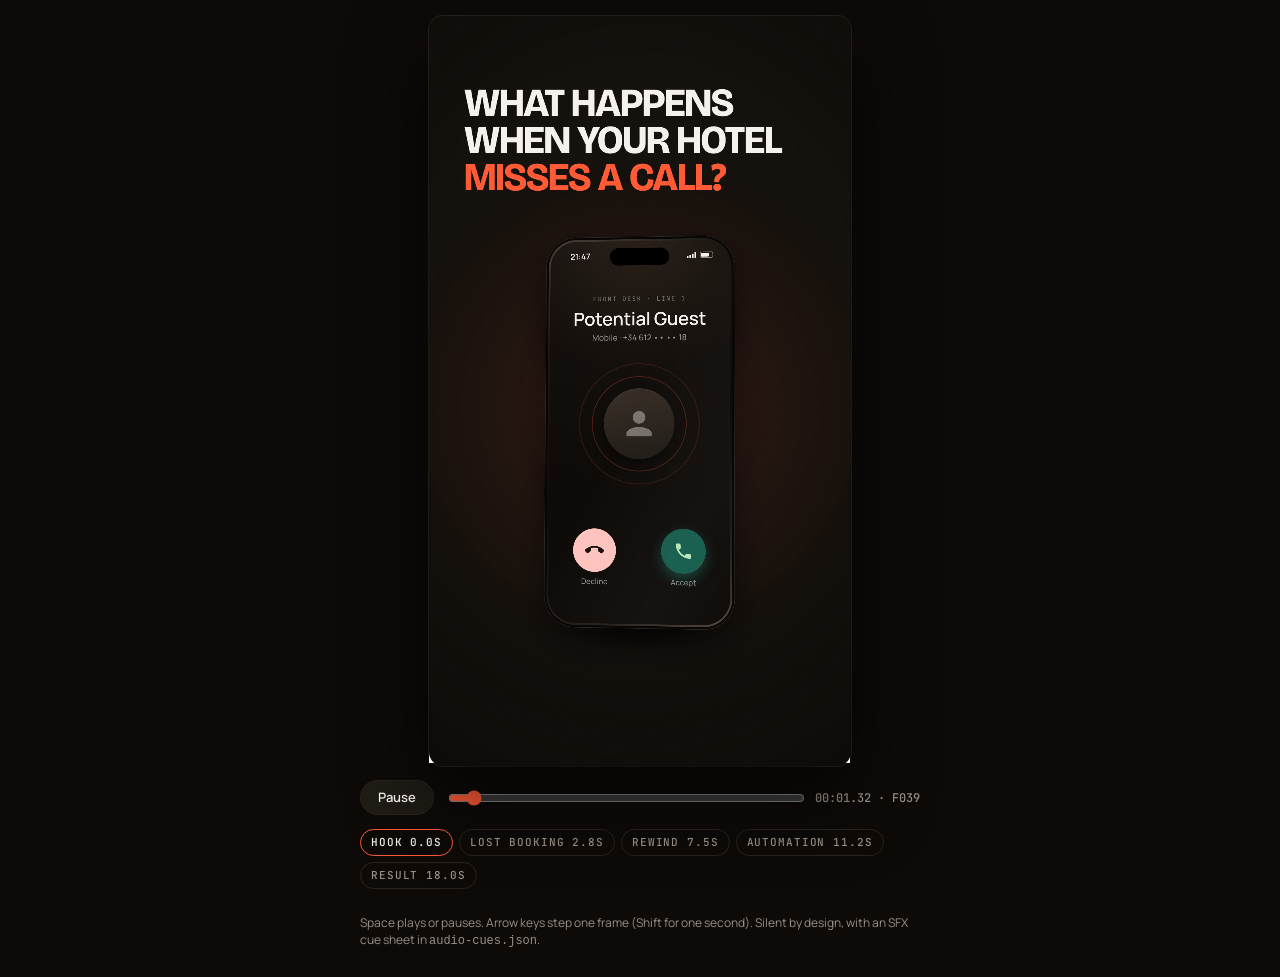
<file: smartedge-reel/index.html>
<!doctype html>
<html lang="en">
<head>
<meta charset="utf-8">
<meta name="viewport" content="width=device-width, initial-scale=1, viewport-fit=cover">
<title>SmartEdge Missed Call Reel</title>
<link rel="stylesheet" href="styles.css">
<style>
  :root { color-scheme: dark; --p-bg: #0d0a08; --p-ink: #F5F1ED; --p-dim: #9a8f84; --p-line: #2a241d; --p-acc: #FF5A36; }
  html, body { height: 100%; margin: 0; }
  body { background: var(--p-bg); color: var(--p-ink); font: 14px/1.4 'Manrope', system-ui, sans-serif; }
  .player { min-height: 100%; display: flex; flex-direction: column; align-items: center; gap: 14px; padding-block: 16px; padding-inline: 16px; box-sizing: border-box; }
  .viewport { position: relative; border-radius: 14px; overflow: hidden; box-shadow: 0 30px 80px rgba(0,0,0,.6), 0 0 0 1px var(--p-line); flex: none; }
  .viewport .stage { position: absolute; left: 0; top: 0; transform-origin: 0 0; }
  .controls { width: 100%; max-width: 560px; display: grid; grid-template-columns: auto 1fr auto; gap: 12px; align-items: center; }
  .controls button { font: 600 13px/1 'Manrope', sans-serif; color: var(--p-ink); background: #1F1B15; border: 1px solid var(--p-line); border-radius: 99px; padding: 10px 16px; cursor: pointer; min-width: 74px; }
  .controls button:focus-visible, #scrub:focus-visible, .chips button:focus-visible { outline: 2px solid var(--p-acc); outline-offset: 2px; }
  #scrub { width: 100%; accent-color: var(--p-acc); }
  .tc { font: 500 12px/1 'JetBrains Mono', monospace; color: var(--p-dim); font-variant-numeric: tabular-nums; white-space: nowrap; }
  .chips { width: 100%; max-width: 560px; display: flex; flex-wrap: wrap; gap: 6px; }
  .chips button { font: 500 11px/1 'JetBrains Mono', monospace; letter-spacing: .08em; text-transform: uppercase; color: var(--p-dim); background: transparent; border: 1px solid var(--p-line); border-radius: 99px; padding: 7px 10px; cursor: pointer; }
  .chips button.on { color: var(--p-ink); border-color: var(--p-acc); }
  .hint { max-width: 560px; width: 100%; color: var(--p-dim); font-size: 12px; }
  /* Render mode: bare 1080×1920 stage for frame capture */
  body.render .controls, body.render .chips, body.render .hint { display: none; }
  body.render .player { padding: 0; }
  body.render .viewport { border-radius: 0; box-shadow: none; }
</style>
</head>
<body>
<main class="player">
  <div class="viewport" id="viewport"><div class="stage" id="stage"></div></div>
  <div class="controls">
    <button id="play" type="button">Play</button>
    <input id="scrub" type="range" min="0" max="569" step="1" value="0" aria-label="Timeline">
    <span class="tc" id="tc">00:00.00 · F000</span>
  </div>
  <div class="chips" id="chips"></div>
  <p class="hint">Space plays or pauses. Arrow keys step one frame (Shift for one second). Silent by design, with an SFX cue sheet in <code>audio-cues.json</code>.</p>
</main>

<script src="config.js"></script>
<script src="engine/core.js"></script>
<script src="engine/components.js"></script>
<script src="scenes/01-hook.js"></script>
<script src="scenes/02-lost.js"></script>
<script src="scenes/03-rewind.js"></script>
<script src="scenes/04-automation.js"></script>
<script src="scenes/05-result.js"></script>
<script src="player.js"></script>
</body>
</html>
</file>
<file: smartedge-reel/styles.css>
/* ================================================================
   SmartEdge AI Reel — stage styles (1080 × 1920 canvas)
   Colours arrive as CSS variables from config.js.
   ================================================================ */
@font-face { font-family: 'Bricolage Grotesque'; src: url('assets/fonts/BricolageGrotesque.woff2') format('woff2'); font-weight: 200 800; font-stretch: 75% 100%; font-display: block; }
@font-face { font-family: 'Manrope'; src: url('assets/fonts/Manrope.woff2') format('woff2'); font-weight: 200 800; font-display: block; }
@font-face { font-family: 'JetBrains Mono'; src: url('assets/fonts/JetBrainsMono.woff2') format('woff2'); font-weight: 100 800; font-display: block; }

.stage {
  --paper: #15110D; --ink: #F5F1ED; --orange: #FF5A36; --green: #145C4B;
  --surface: #1F1B15; --success: #B7E6B7; --alert: #FEC3BD;
  --ink-a: color-mix(in srgb, var(--ink) 55%, transparent);
  --ink-b: color-mix(in srgb, var(--ink) 38%, transparent);
  --hair: color-mix(in srgb, var(--ink) 10%, transparent);
  /* Glass: brand surface, translucent, frosted, lit from the top edge */
  --glass-fill: linear-gradient(180deg, color-mix(in srgb, var(--surface) 62%, transparent), color-mix(in srgb, var(--paper) 58%, transparent));
  --glass-sheen: linear-gradient(160deg, color-mix(in srgb, var(--ink) 9%, transparent) 0%, color-mix(in srgb, var(--ink) 2%, transparent) 38%, transparent 60%);
  --glass-edge: color-mix(in srgb, var(--ink) 14%, transparent);
  --glass-blur: blur(34px) saturate(150%);
  position: relative; width: 1080px; height: 1920px; overflow: hidden;
  background: var(--paper); color: var(--ink);
  font-family: var(--f-body); -webkit-font-smoothing: antialiased;
  text-rendering: geometricPrecision; font-kerning: normal;
}
.stage *, .stage *::before, .stage *::after { box-sizing: border-box; }
.display { font-family: var(--f-display); font-variation-settings: 'opsz' 96; }
.mono { font-family: var(--f-mono); font-variant-numeric: tabular-nums; }
.world, .layer, .phone-stage { position: absolute; inset: 0; }
.world { transform-origin: 50% 50%; }
.dot { display: inline-block; width: 12px; height: 12px; border-radius: 50%; background: currentColor; flex: none; }

.w { display: inline-block; overflow: hidden; vertical-align: top; padding: 0.06em 0.02em 0.1em; margin: -0.06em -0.02em -0.1em; }
.wi { display: inline-block; will-change: transform; }
.accent { color: var(--orange); }

/* ---------- background ---------- */
.bg { position: absolute; inset: 0; background: var(--paper); --alert-mix: 0;
  --lc: color-mix(in oklab, var(--alert) calc(var(--alert-mix) * 60%), var(--orange)); }
.bg-light { position: absolute; left: 0; top: 0; width: 1400px; height: 1400px; border-radius: 50%;
  background: radial-gradient(circle at 50% 50%, color-mix(in srgb, var(--lc) 26%, transparent) 0%, color-mix(in srgb, var(--lc) 9%, transparent) 32%, transparent 64%); }
.bg-light-2 { background: radial-gradient(circle at 50% 50%, color-mix(in srgb, var(--green) 55%, transparent) 0%, transparent 60%); }
.bg-vignette { position: absolute; inset: 0; background: radial-gradient(120% 80% at 50% 45%, transparent 45%, rgba(0,0,0,.6) 100%); }
.grain { position: absolute; inset: 0; width: 1080px; height: 1920px; opacity: .045; mix-blend-mode: overlay; pointer-events: none; }

/* ---------- phone ---------- */
.phone-stage { perspective: 2600px; }
.phone { position: absolute; left: 0; top: 0; width: 600px; height: 1236px; transform-origin: 50% 50%; }
.phone-shadow { position: absolute; left: 50px; right: 50px; bottom: -70px; height: 140px; border-radius: 50%;
  background: radial-gradient(closest-side, rgba(0,0,0,.75), transparent); filter: blur(10px); }
.phone-frame { position: absolute; inset: 0; border-radius: 98px;
  background: linear-gradient(150deg, #4a4038 0%, #1c1713 22%, #0c0a08 55%, #2a231d 85%, #564a40 100%);
  box-shadow: inset 0 0 0 1.5px rgba(255,255,255,.14), inset 0 0 0 8px #070605, 0 50px 120px rgba(0,0,0,.55), 0 0 0 1px rgba(0,0,0,.6); }
.phone-screen { position: absolute; inset: 14px; border-radius: 84px; overflow: hidden;
  background: radial-gradient(140% 70% at 50% -5%, #2b221a 0%, #120e0b 58%, #0d0a08 100%); }
.phone-glare { position: absolute; inset: 14px; border-radius: 84px; pointer-events: none; mix-blend-mode: screen;
  background: linear-gradient(118deg, transparent 32%, rgba(255,255,255,.09) 44%, rgba(255,255,255,.02) 52%, transparent 62%);
  background-size: 260% 260%; }
.screen-tint { position: absolute; inset: 0; opacity: 0;
  background: radial-gradient(90% 55% at 50% 42%, color-mix(in srgb, var(--alert) 16%, transparent), transparent 70%); }
.status { position: absolute; top: 34px; left: 64px; right: 52px; display: flex; justify-content: space-between; align-items: center;
  font: 600 26px/1 var(--f-body); color: var(--ink); z-index: 3; }
.sys { display: flex; gap: 12px; align-items: center; }
.sig { display: flex; gap: 3px; align-items: flex-end; height: 20px; }
.sig b { width: 5px; background: var(--ink); border-radius: 1px; }
.sig b:nth-child(1) { height: 6px; } .sig b:nth-child(2) { height: 10px; } .sig b:nth-child(3) { height: 14px; } .sig b:nth-child(4) { height: 19px; }
.bat { width: 42px; height: 20px; border: 2px solid var(--ink-a); border-radius: 6px; padding: 2px; position: relative; }
.bat b { display: block; height: 100%; width: 72%; background: var(--ink); border-radius: 2px; }
.island { position: absolute; top: 22px; left: 50%; width: 190px; height: 56px; margin-left: -95px; background: #000; border-radius: 30px; z-index: 4; }

.v-incoming, .v-missed, .v-connected { position: absolute; inset: 0; transform-origin: 50% 45%; }
.inc-head { position: absolute; top: 175px; left: 0; right: 0; text-align: center; }
.inc-line { font: 500 20px/1 var(--f-mono); letter-spacing: .18em; color: var(--ink-b); }
.inc-name { font: 600 58px/1.1 var(--f-body); margin-top: 22px; letter-spacing: -0.01em; }
.inc-sub { font: 500 26px/1.2 var(--f-body); margin-top: 12px; color: var(--ink-a); }
.avatar-wrap { position: absolute; top: 470px; left: 50%; width: 224px; height: 224px; margin-left: -112px; }
.ring { position: absolute; inset: 0; border-radius: 50%; border: 2px solid color-mix(in srgb, var(--orange) 70%, transparent); }
.avatar { position: absolute; inset: 0; border-radius: 50%; display: grid; place-items: center; color: var(--ink-b);
  background: linear-gradient(160deg, #3a3129, #1d1813); box-shadow: inset 0 1px 0 rgba(255,255,255,.12), 0 20px 40px rgba(0,0,0,.4); }
.avatar .ico { width: 120px; height: 120px; }
.call-btns { position: absolute; bottom: 118px; left: 78px; right: 78px; display: flex; justify-content: space-between; }
.cbtn { display: flex; flex-direction: column; align-items: center; gap: 18px; }
.cb { width: 136px; height: 136px; border-radius: 50%; display: grid; place-items: center; }
.cb .ico { width: 62px; height: 62px; }
.decline .cb { background: var(--alert); color: var(--paper); }
.accept .cb { background: var(--green); color: var(--success); box-shadow: 0 0 0 1px color-mix(in srgb, var(--success) 25%, transparent), 0 16px 40px color-mix(in srgb, var(--green) 70%, transparent); }
.cl { font: 500 24px/1 var(--f-body); color: var(--ink-a); }
.ai-sheet { position: absolute; left: 22px; right: 22px; bottom: 24px; height: 380px; border-radius: 64px;
  background: linear-gradient(180deg, rgba(40,33,26,.97), rgba(24,20,16,.97)); border: 1px solid var(--hair);
  box-shadow: 0 -20px 60px rgba(0,0,0,.45); display: flex; flex-direction: column; align-items: center; padding-top: 36px; gap: 18px; }
.sheet-mark { width: 124px; height: auto; }
.sheet-txt { text-align: center; }
.sheet-title { font: 700 38px/1.1 var(--f-display); letter-spacing: .01em; }
.sheet-ans { font: 500 26px/1 var(--f-mono); color: var(--orange); margin-top: 12px; letter-spacing: .06em; }
.sheet-bar { width: 58%; height: 4px; border-radius: 2px; background: var(--hair); overflow: hidden; }
.sheet-bar b { display: block; height: 100%; background: var(--orange); transform-origin: 0 50%; }

.v-missed { display: flex; flex-direction: column; align-items: center; justify-content: center; padding-bottom: 80px; text-align: center; }
.mis-icon { width: 176px; height: 176px; border-radius: 50%; display: grid; place-items: center; color: var(--alert);
  background: color-mix(in srgb, var(--alert) 12%, transparent); border: 2px solid color-mix(in srgb, var(--alert) 45%, transparent); }
.mis-icon .ico { width: 84px; height: 84px; }
.mis-title { font: 700 56px/1.1 var(--f-body); color: var(--alert); margin-top: 44px; }
.mis-name { font: 600 34px/1.2 var(--f-body); color: color-mix(in srgb, var(--ink) 75%, transparent); margin-top: 16px; }
.mis-sub { font: 500 22px/1 var(--f-mono); color: var(--ink-b); margin-top: 18px; letter-spacing: .06em; }

.con-head { position: absolute; top: 140px; left: 0; right: 0; text-align: center; }
.con-live { display: inline-flex; align-items: center; gap: 12px; font: 500 22px/1 var(--f-mono); letter-spacing: .12em; }
.con-live .dot { color: var(--success); } .con-live .lbl { color: var(--success); } .con-live .tmr { color: var(--ink-a); }
.con-name { font: 600 46px/1.1 var(--f-body); margin-top: 20px; }
.con-by { display: inline-flex; align-items: center; gap: 10px; font: 500 23px/1 var(--f-body); color: var(--ink-a); margin-top: 14px; }
.con-by img { width: 32px; height: auto; }
.wave { position: absolute; top: 385px; left: 64px; right: 64px; height: 84px; display: flex; gap: 6px; align-items: center; }
.wave i { flex: 1; height: 100%; border-radius: 4px; background: var(--orange); transform-origin: 50% 50%; opacity: .9; }
.chat { position: absolute; top: 520px; left: 34px; right: 34px; display: flex; flex-direction: column; gap: 24px; }
.bubble { display: grid; max-width: 90%; padding: 22px 28px 24px; border-radius: 36px; }
.bubble.guest { align-self: flex-start; background: #2b241d; border-bottom-left-radius: 10px; }
.bubble.ai { align-self: flex-end; background: color-mix(in srgb, var(--orange) 13%, #1a1511); border: 1px solid color-mix(in srgb, var(--orange) 38%, transparent); border-bottom-right-radius: 10px; }
.b-label { grid-area: 1 / 1; display: flex; align-items: center; gap: 8px; font: 500 18px/1 var(--f-mono); letter-spacing: .14em; text-transform: uppercase; color: var(--ink-b); margin-bottom: 12px; }
.bubble.ai .b-label { color: var(--orange); }
.b-label img { width: 24px; height: auto; }
.b-text { grid-area: 2 / 1; font: 500 32px/1.3 var(--f-body); color: var(--ink); }
.b-text.ghost { visibility: hidden; }
.typing { grid-area: 2 / 1; display: flex; gap: 9px; align-items: center; height: 42px; }
.typing i { width: 11px; height: 11px; border-radius: 50%; background: var(--orange); opacity: .8; }
.con-end { position: absolute; bottom: 88px; left: 50%; width: 124px; height: 124px; margin-left: -62px; border-radius: 50%;
  background: var(--alert); color: var(--paper); display: grid; place-items: center; }
.con-end .ico { width: 56px; height: 56px; }

/* ---------- scene 1: hook ---------- */
.hook-head { position: absolute; left: 96px; top: 196px; width: 900px; font-weight: 750; font-size: 100px; line-height: .94; letter-spacing: -0.025em; }
.hook-slam { position: absolute; left: 96px; right: 96px; top: 206px; transform-origin: 30% 50%; }
.slam-rule { height: 3px; background: var(--alert); transform-origin: 0 50%; margin-bottom: 26px; }
.slam-text { font-weight: 800; font-stretch: 75%; font-size: 184px; line-height: .86; letter-spacing: -0.01em; color: var(--alert);
  white-space: nowrap; text-shadow: 0 12px 70px rgba(0,0,0,.85); font-variation-settings: 'opsz' 96; }
.slam-text span { display: inline-block; }
.slam-meta { font-size: 28px; letter-spacing: .22em; color: color-mix(in srgb, var(--ink) 70%, transparent); margin-top: 28px; text-shadow: 0 4px 30px rgba(0,0,0,.9); }

/* ---------- scene 2: lost ---------- */
.lost-eyebrow { position: absolute; left: 96px; top: 300px; display: flex; align-items: center; gap: 14px; font-size: 25px; letter-spacing: .16em; color: var(--ink-a); }
.lost-eyebrow .dot { color: var(--orange); }
.lost-num { --mix: 0; position: absolute; left: 80px; top: 350px; display: flex; align-items: flex-start; font-weight: 600; font-size: 300px; line-height: 1; letter-spacing: -0.05em;
  color: color-mix(in oklab, var(--alert) calc(var(--mix) * 100%), var(--orange));
  text-shadow: 0 0 80px color-mix(in srgb, var(--orange) calc((1 - var(--mix)) * 30%), transparent); }
.lost-num .cur { font-size: .42em; margin-top: .3em; margin-right: .08em; letter-spacing: 0; font-weight: 500; }
.lost-labels { position: absolute; left: 96px; top: 690px; width: 888px; height: 80px; }
.lost-labels .lbl { position: absolute; left: 0; top: 0; font-weight: 700; font-size: 50px; letter-spacing: .1em; }
.lost-labels .lbl.lost { color: var(--alert); font-size: 64px; top: -6px; }
.lost-chart { --mix: 0; position: absolute; left: 94px; top: 820px; }
.lost-chart svg { display: block; overflow: visible; }
.lost-chart .g { stroke: var(--hair); stroke-width: 1.5; }
.lost-chart .gt { font: 500 20px var(--f-mono); fill: var(--ink-b); }
.lost-chart .line { stroke: color-mix(in oklab, var(--alert) calc(var(--mix) * 100%), var(--orange)); stroke-width: 4; stroke-linecap: round; stroke-linejoin: round; }
.lost-chart .area { opacity: calc(1 - var(--mix) * .75); }
.lost-chart .drop { stroke: var(--alert); stroke-width: 2.5; stroke-dasharray: 6 9; }
.lost-chart .end { fill: color-mix(in oklab, var(--alert) calc(var(--mix) * 100%), var(--orange)); }
.lost-chart .end-halo { fill: var(--orange); }
.lost-stats { position: absolute; left: 96px; right: 96px; top: 1245px; }
.stat { --rule: 0; position: relative; display: flex; align-items: baseline; gap: 30px; padding: 24px 0 22px; }
.stat::before { content: ''; position: absolute; left: 0; right: 0; top: 0; height: 1.5px; background: var(--hair); transform: scaleX(var(--rule)); transform-origin: 0 50%; }
.stat-n { font-weight: 600; font-size: 60px; line-height: 1; width: 104px; color: var(--alert); letter-spacing: -0.03em; }
.stat-l { font-weight: 650; font-size: 36px; letter-spacing: .06em; color: color-mix(in srgb, var(--ink) 88%, transparent); }

/* ---------- scene 3: rewind + AI ---------- */
.rw-scrub { position: absolute; left: 96px; right: 96px; top: 1606px; display: grid; grid-template-columns: 1fr auto; row-gap: 22px; }
.rw-label { display: flex; align-items: center; gap: 14px; font-size: 24px; letter-spacing: .24em; color: var(--orange); }
.rw-label svg { width: 34px; height: 17px; }
.rw-time { font-size: 24px; color: var(--ink-a); letter-spacing: .08em; }
.rw-track { grid-column: 1 / -1; position: relative; height: 4px; border-radius: 2px; background: var(--hair); }
.rw-fill { position: absolute; inset: 0; background: var(--orange); transform-origin: 0 50%; border-radius: 2px; }
.rw-head { position: absolute; top: -11px; width: 4px; height: 26px; margin-left: -2px; border-radius: 2px; background: var(--ink); box-shadow: 0 0 18px color-mix(in srgb, var(--orange) 80%, transparent); }
.rw-ticks { position: absolute; left: 0; right: 0; top: 16px; display: flex; justify-content: space-between; }
.rw-ticks i { width: 1.5px; height: 10px; background: var(--ink-b); opacity: .6; }
.rw-freeze { position: absolute; inset: 64px; }
.rw-freeze i { position: absolute; width: 96px; height: 96px; border: 3px solid var(--orange); }
.rw-freeze i:nth-child(1) { left: 0; top: 0; border-right: 0; border-bottom: 0; border-top-left-radius: 28px; }
.rw-freeze i:nth-child(2) { right: 0; top: 0; border-left: 0; border-bottom: 0; border-top-right-radius: 28px; }
.rw-freeze i:nth-child(3) { left: 0; bottom: 0; border-right: 0; border-top: 0; border-bottom-left-radius: 28px; }
.rw-freeze i:nth-child(4) { right: 0; bottom: 0; border-left: 0; border-top: 0; border-bottom-right-radius: 28px; }
.ai-head { position: absolute; left: 96px; top: 200px; width: 900px; }
.ai-title { font-weight: 750; font-size: 104px; line-height: .95; letter-spacing: -0.025em; }
.ai-ans { --live: 0; display: flex; align-items: center; gap: 16px; margin-top: 26px; font-size: 32px; letter-spacing: .22em; color: var(--orange); }
.ai-ans .dot { color: color-mix(in oklab, var(--success) calc(var(--live) * 100%), var(--orange)); width: 14px; height: 14px; }
.ai-ans .dots { letter-spacing: .05em; margin-left: -14px; }

/* ---------- scene 4: dashboard ---------- */
.layer-automation { perspective: 2200px; }
.dash { position: absolute; left: 64px; width: 952px; top: 330px; padding: 44px 44px 40px; border-radius: 46px; transform-origin: 50% 20%;
  background: var(--glass-sheen), var(--glass-fill);
  -webkit-backdrop-filter: var(--glass-blur); backdrop-filter: var(--glass-blur);
  border: 1px solid var(--glass-edge);
  box-shadow: 0 90px 180px rgba(0,0,0,.55), inset 0 1.5px 0 color-mix(in srgb, var(--ink) 22%, transparent), inset 0 0 0 1px color-mix(in srgb, var(--ink) 3%, transparent), inset 0 -40px 80px -40px color-mix(in srgb, var(--orange) 10%, transparent); }
.dash-head { display: flex; justify-content: space-between; align-items: center; }
.dash-brand { display: flex; gap: 22px; align-items: center; }
.dash-mark { width: 80px; height: auto; }
.dash-prod { font-weight: 700; font-size: 40px; line-height: 1.05; }
.dash-agent { font: 500 26px/1.3 var(--f-body); color: var(--ink-a); }
.dash-live { display: flex; align-items: center; gap: 10px; font-size: 22px; letter-spacing: .18em; color: var(--success); padding: 12px 20px; border-radius: 99px;
  background: var(--glass-sheen), color-mix(in srgb, var(--green) 45%, transparent); border: 1px solid color-mix(in srgb, var(--success) 26%, transparent);
  box-shadow: inset 0 1px 0 color-mix(in srgb, var(--success) 25%, transparent); }
.dash-live .dot { width: 10px; height: 10px; }
.dash-sub { display: flex; justify-content: space-between; margin-top: 30px; padding-bottom: 26px; border-bottom: 1px solid var(--hair); font-size: 22px; letter-spacing: .14em; color: var(--ink-b); }
.steps { --row: 142px; --rail-top: 71px; --rail-h: calc(var(--row) * 4); position: relative; margin-top: 14px; }
.rail { position: absolute; left: 31px; width: 2px; top: var(--rail-top); height: var(--rail-h); background: var(--hair); }
.rail b { position: absolute; inset: 0; background: linear-gradient(180deg, var(--success), var(--orange)); transform-origin: 50% 0; }
.packet { position: absolute; left: 24px; width: 16px; height: 16px; margin-top: -8px; border-radius: 50%; background: var(--orange); z-index: 2;
  box-shadow: 0 0 18px 6px color-mix(in srgb, var(--orange) 55%, transparent); }
.step { --act: 0; --done: 0; position: relative; height: var(--row); display: grid; grid-template-columns: 64px 1fr auto; gap: 30px; align-items: center; }
.step::before { content: ''; position: absolute; inset: 10px -22px; border-radius: 24px;
  background: linear-gradient(160deg, color-mix(in srgb, var(--ink) calc(var(--act) * 7%), transparent), transparent 55%),
    color-mix(in srgb, var(--orange) calc(var(--act) * 9%), transparent);
  border: 1px solid color-mix(in srgb, var(--orange) calc(var(--act) * 34%), transparent);
  box-shadow: inset 0 1px 0 color-mix(in srgb, var(--ink) calc(var(--act) * 16%), transparent), 0 0 calc(var(--act) * 40px) color-mix(in srgb, var(--orange) calc(var(--act) * 14%), transparent); }
.node { position: relative; width: 64px; height: 64px; border-radius: 50%; z-index: 1;
  background: color-mix(in oklab, var(--green) calc(var(--done) * 100%), var(--paper));
  border: 2px solid color-mix(in oklab, var(--success) calc(var(--done) * 55%), color-mix(in srgb, var(--orange) calc(var(--act) * 100%), color-mix(in srgb, var(--ink) 20%, transparent))); }
.node-n { position: absolute; inset: 0; display: grid; place-items: center; font-size: 21px; color: var(--ink-a); }
.node-spin { position: absolute; inset: -9px; border-radius: 50%; border: 3px solid transparent; border-top-color: var(--orange); border-right-color: color-mix(in srgb, var(--orange) 35%, transparent); }
.node-chk { position: absolute; inset: 0; display: grid; place-items: center; color: var(--success); }
.node-chk .check { width: 40px; height: 40px; }
.step-body { position: relative; display: grid; }
.step-title { grid-area: 1 / 1; font-weight: 700; font-size: 37px; letter-spacing: .035em; line-height: 1.1; }
.step-meta, .step-meta-ghost { grid-area: 2 / 1; font-size: 22px; color: var(--ink-a); margin-top: 10px; letter-spacing: .02em; white-space: nowrap; }
.step-meta-ghost { visibility: hidden; }
.step-tag { position: relative; display: grid; font-size: 18px; letter-spacing: .16em; padding: 10px 16px; border-radius: 99px; border: 1px solid var(--glass-edge);
  background: var(--glass-sheen), color-mix(in srgb, var(--ink) 4%, transparent); box-shadow: inset 0 1px 0 color-mix(in srgb, var(--ink) 14%, transparent); }
.step-tag span { grid-area: 1 / 1; text-align: center; }
.step-tag .run { color: var(--orange); } .step-tag .ok { color: var(--success); }
.kpis { display: grid; grid-template-columns: 1fr 1fr; gap: 20px; margin-top: 26px; }
.kpi { --glow: 0; padding: 26px 30px 28px; border-radius: 26px; border: 1px solid var(--glass-edge);
  background: var(--glass-sheen), color-mix(in srgb, var(--ink) 4.5%, transparent);
  box-shadow: inset 0 1.5px 0 color-mix(in srgb, var(--ink) 16%, transparent), 0 20px 50px rgba(0,0,0,.25); }
.kpi.hero { border-color: color-mix(in srgb, var(--orange) calc(20% + var(--glow) * 40%), transparent);
  background: var(--glass-sheen), color-mix(in srgb, var(--orange) calc(6% + var(--glow) * 8%), transparent);
  box-shadow: inset 0 1.5px 0 color-mix(in srgb, var(--ink) 16%, transparent), 0 0 calc(var(--glow) * 70px) color-mix(in srgb, var(--orange) calc(var(--glow) * 35%), transparent); }
.kpi-l { font-size: 18px; letter-spacing: .16em; color: var(--ink-b); }
.kpi-v { font-weight: 700; font-size: 66px; line-height: 1; margin-top: 12px; letter-spacing: -0.02em; font-variant-numeric: tabular-nums; }
.kpi.hero .kpi-v { color: var(--orange); }

/* ---------- scene 5: result ---------- */
.confirm { position: absolute; left: 116px; width: 848px; top: 520px; padding: 60px 60px 46px; border-radius: 48px;
  background: var(--glass-sheen), var(--glass-fill);
  -webkit-backdrop-filter: var(--glass-blur); backdrop-filter: var(--glass-blur);
  border: 1px solid var(--glass-edge);
  box-shadow: 0 90px 180px rgba(0,0,0,.55), inset 0 1.5px 0 color-mix(in srgb, var(--ink) 22%, transparent), inset 0 -40px 80px -40px color-mix(in srgb, var(--green) 25%, transparent); }
.confirm-top { display: flex; flex-direction: column; align-items: center; gap: 34px; text-align: center; }
.confirm-badge { position: relative; width: 136px; height: 136px; border-radius: 50%; display: grid; place-items: center;
  background: var(--green); color: var(--success); box-shadow: 0 20px 60px color-mix(in srgb, var(--green) 70%, transparent); }
.confirm-badge .check { width: 86px; height: 86px; }
.confirm-ring { position: absolute; inset: 0; border-radius: 50%; border: 2px solid var(--success); }
.confirm-title { font-weight: 750; font-size: 56px; letter-spacing: .02em; line-height: 1; }
.confirm-rows { margin-top: 44px; }
.crow { display: flex; justify-content: space-between; align-items: baseline; padding: 22px 0; border-top: 1px solid var(--hair); }
.crow .mono { font-size: 22px; letter-spacing: .16em; color: var(--ink-b); }
.crow span + span { font: 600 32px/1.2 var(--f-body); }
.crow.total span + span { font: 600 44px/1 var(--f-mono); color: var(--orange); letter-spacing: -0.02em; }
.confirm-foot { display: flex; align-items: center; justify-content: center; gap: 12px; margin-top: 22px; font-size: 20px; letter-spacing: .06em; color: var(--ink-a); }
.confirm-foot .dot { color: var(--success); width: 10px; height: 10px; }

.endcard { position: absolute; inset: 0; }
.end-glow { position: absolute; left: -60px; top: 20px; width: 1200px; height: 1200px; border-radius: 50%;
  background: radial-gradient(circle, color-mix(in srgb, var(--orange) 30%, transparent) 0%, color-mix(in srgb, var(--orange) 8%, transparent) 30%, transparent 60%); }
.particles { position: absolute; left: 540px; top: 640px; width: 0; height: 0; }
.particles i { position: absolute; border-radius: 50%; background: color-mix(in srgb, var(--orange) 60%, var(--ink)); }
.end-mark { position: absolute; left: 330px; top: 440px; width: 420px; height: auto; }
.end-head { position: absolute; left: 40px; right: 40px; top: 900px; text-align: center; font-weight: 800; font-size: 110px; line-height: .95; letter-spacing: -0.03em; }
.end-cta { position: absolute; left: 0; right: 0; margin-inline: auto; width: fit-content; padding: 0 58px; top: 1178px; height: 108px; white-space: nowrap; border-radius: 99px; overflow: hidden;
  display: flex; align-items: center; justify-content: center; gap: 18px; background: var(--orange); color: var(--paper);
  font-weight: 750; font-size: 38px; letter-spacing: .05em;
  box-shadow: 0 24px 70px color-mix(in srgb, var(--orange) 45%, transparent), inset 0 1px 0 rgba(255,255,255,.35); }
.end-cta svg { width: 40px; height: 40px; }
.cta-sheen { position: absolute; left: 0; top: -20px; width: 90px; height: 150px; background: linear-gradient(90deg, transparent, rgba(255,255,255,.45), transparent); }
.end-url { position: absolute; left: 0; right: 0; top: 1322px; text-align: center; font-size: 38px; font-weight: 500; color: var(--ink); letter-spacing: .04em; }
.end-tag { position: absolute; left: 0; right: 0; top: 1392px; text-align: center; font-size: 22px; color: var(--ink-b); letter-spacing: .22em; }

/* Light that sits behind the glass panels so the frosting has something to diffuse */
.glass-orb { position: absolute; border-radius: 50%; filter: blur(40px); pointer-events: none; }
.glass-orb.o1 { width: 520px; height: 520px; background: radial-gradient(circle, color-mix(in srgb, var(--orange) 55%, transparent), transparent 68%); }
.glass-orb.o2 { width: 460px; height: 460px; background: radial-gradient(circle, color-mix(in srgb, var(--green) 90%, transparent), transparent 68%); }
</file>
